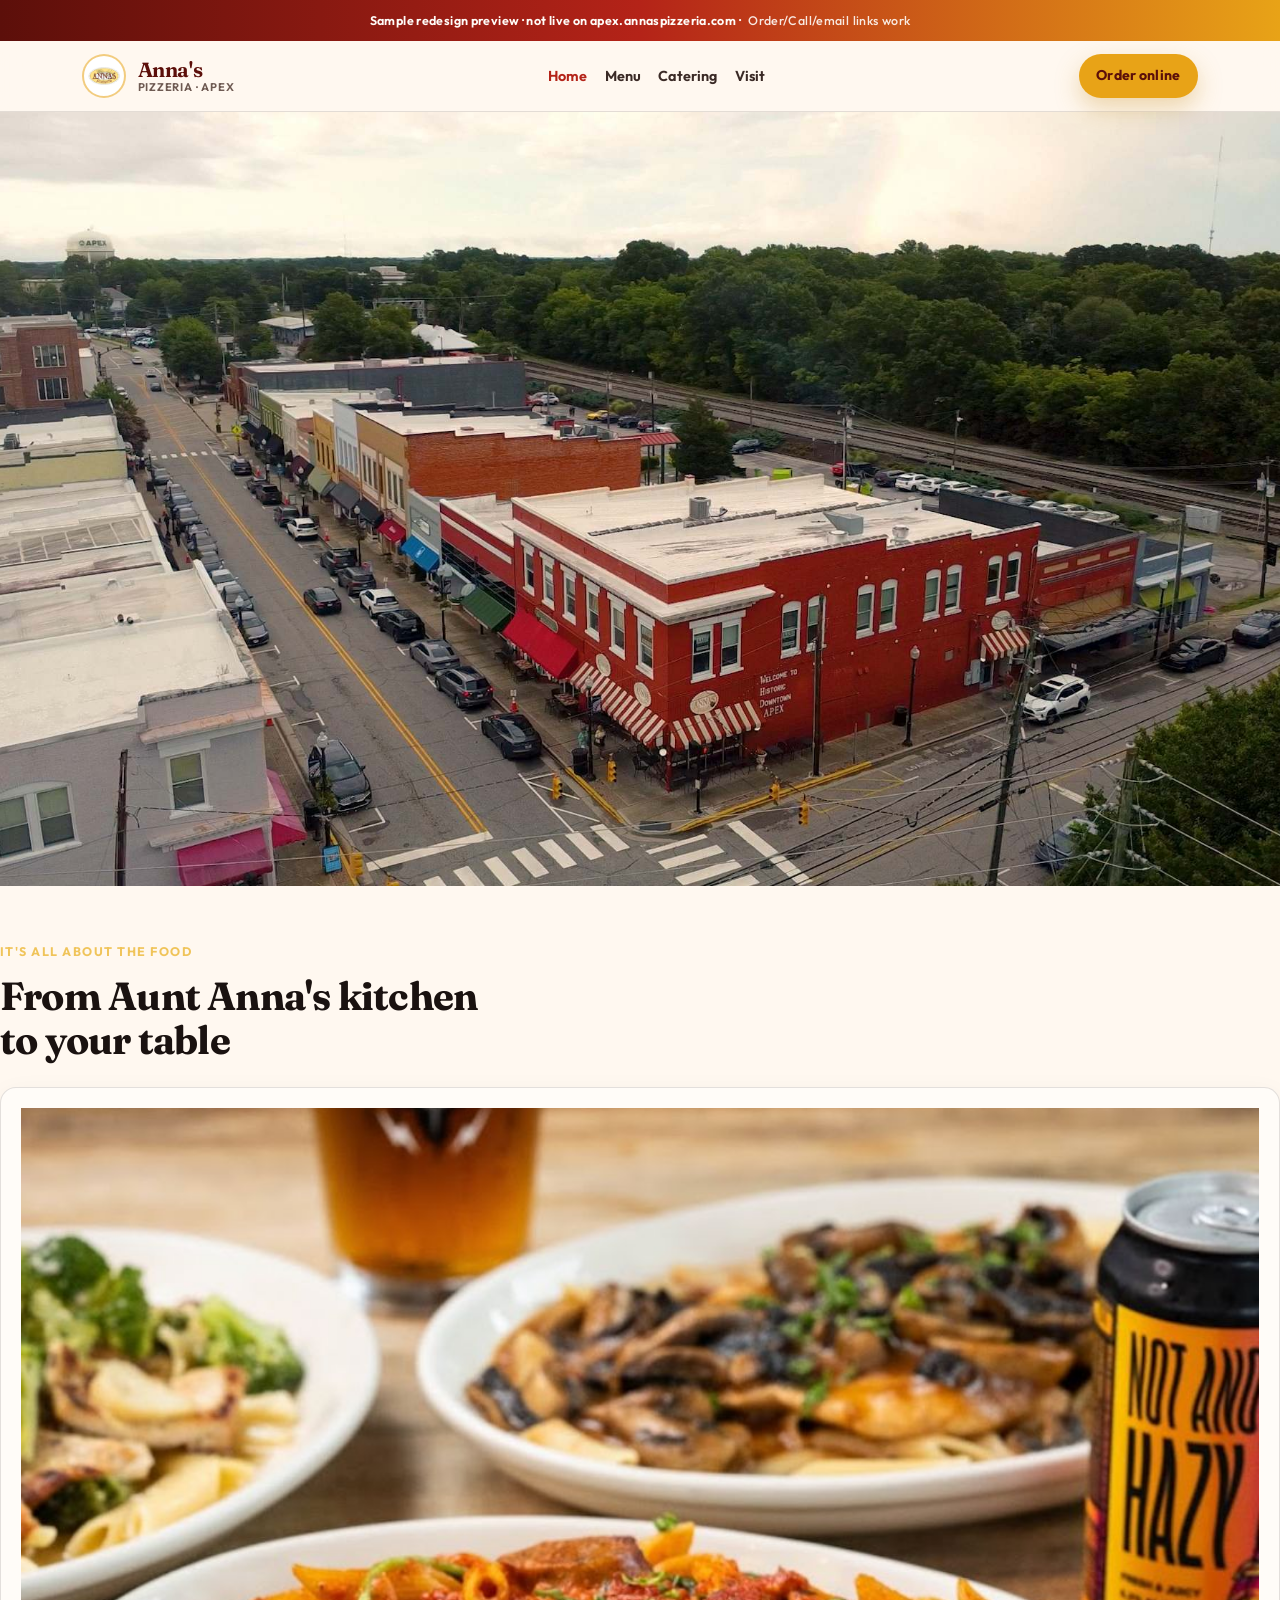
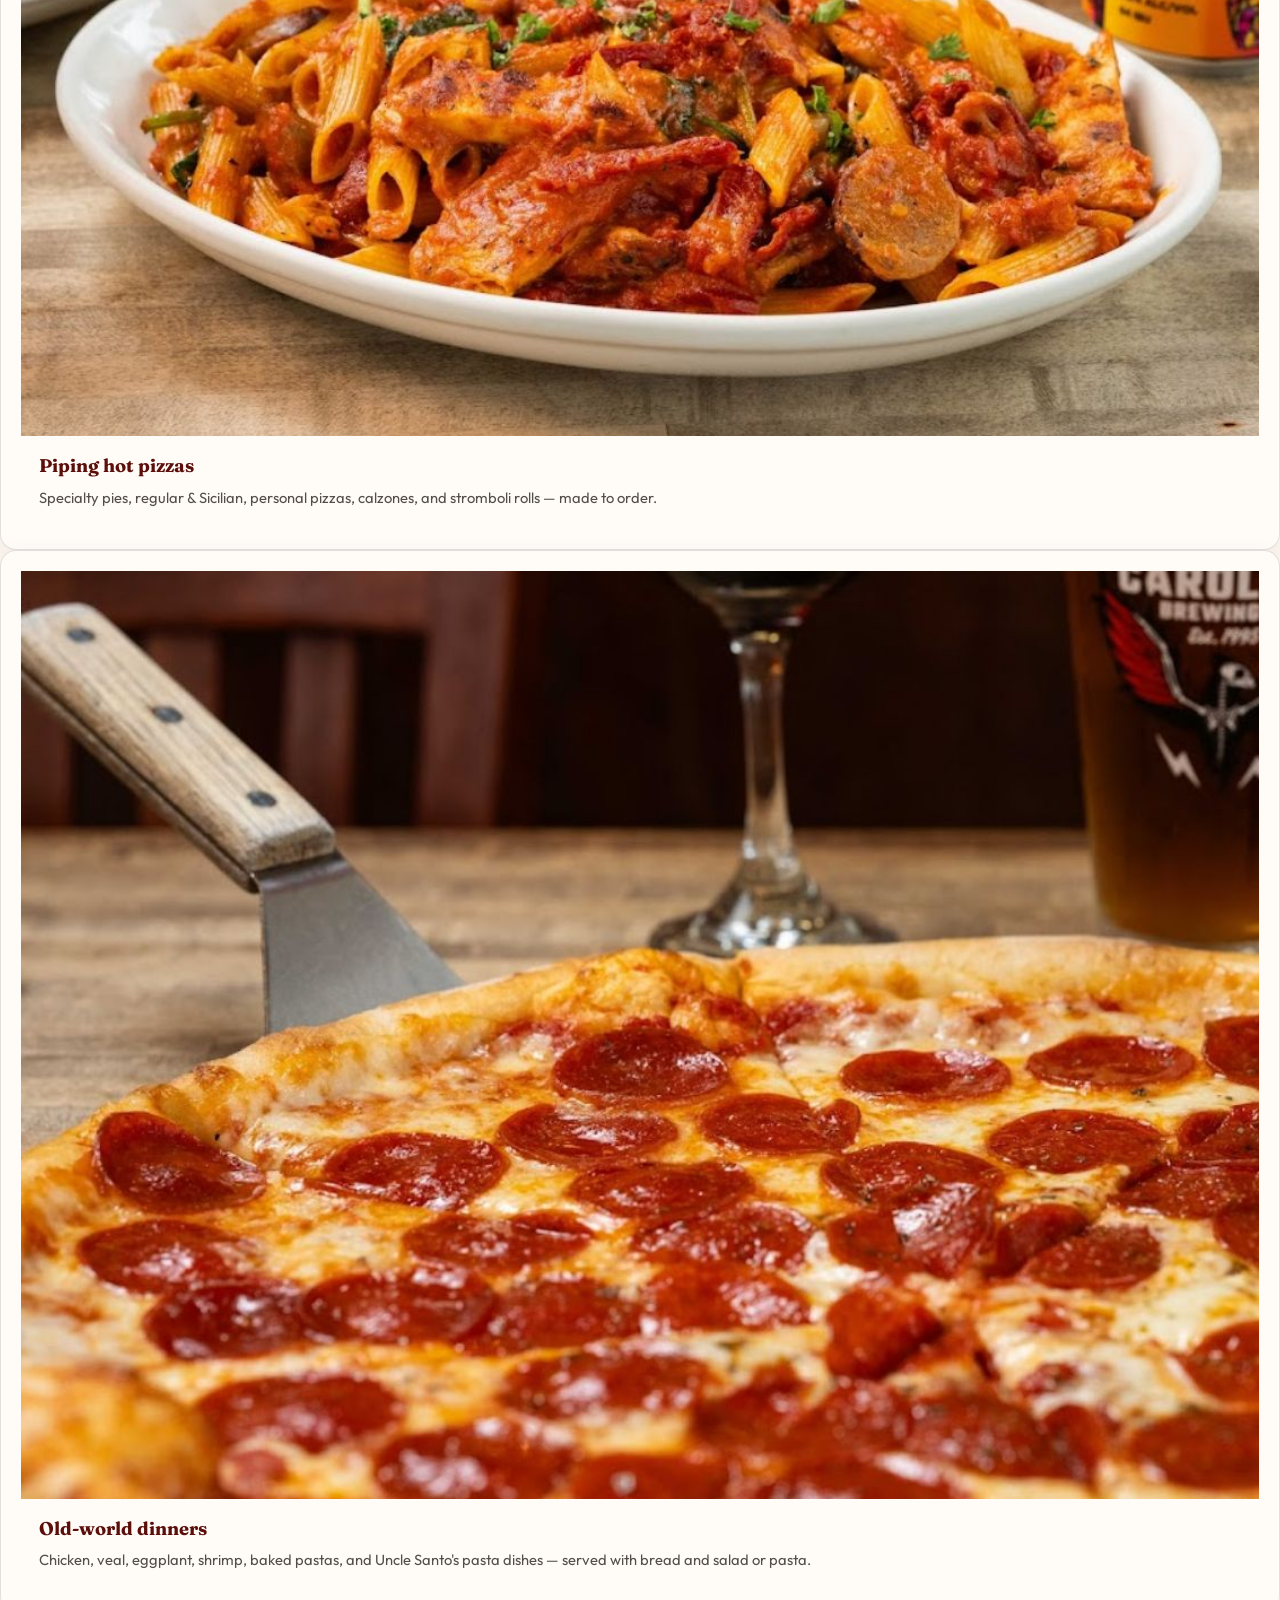
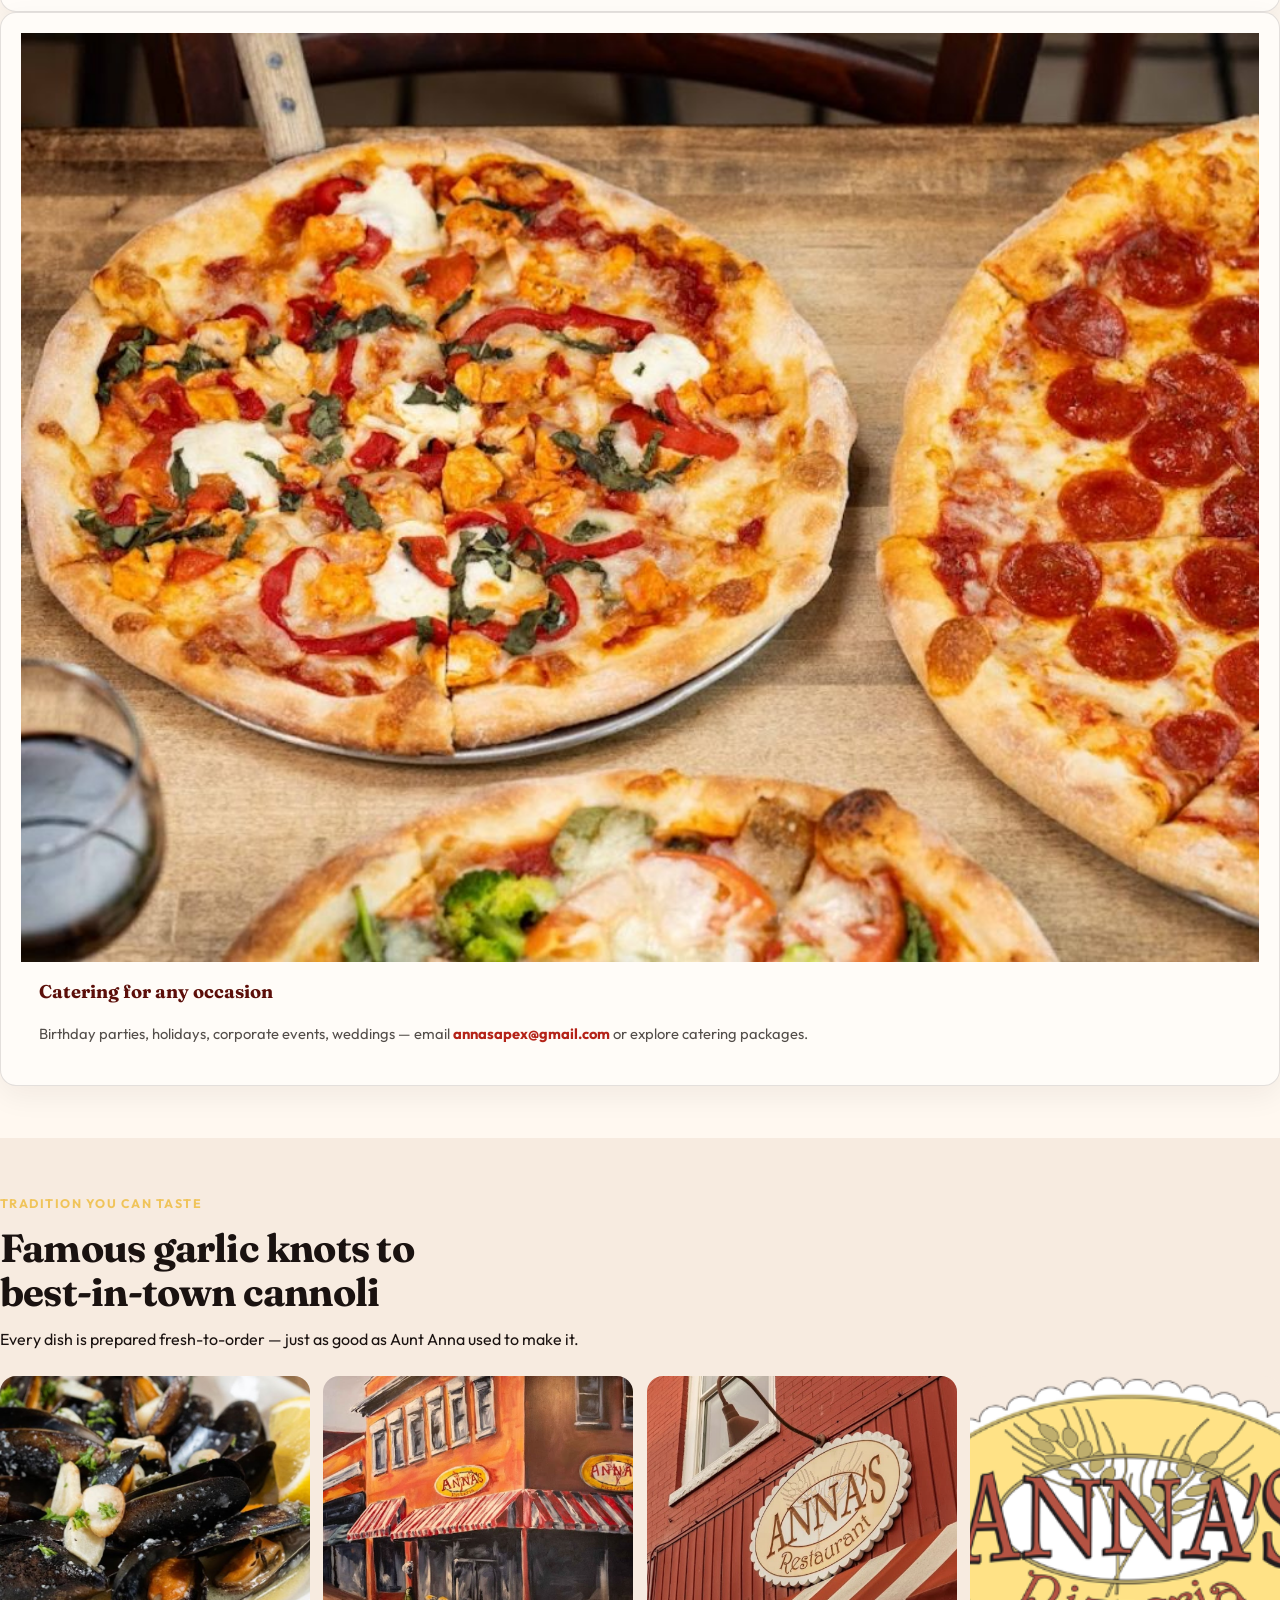
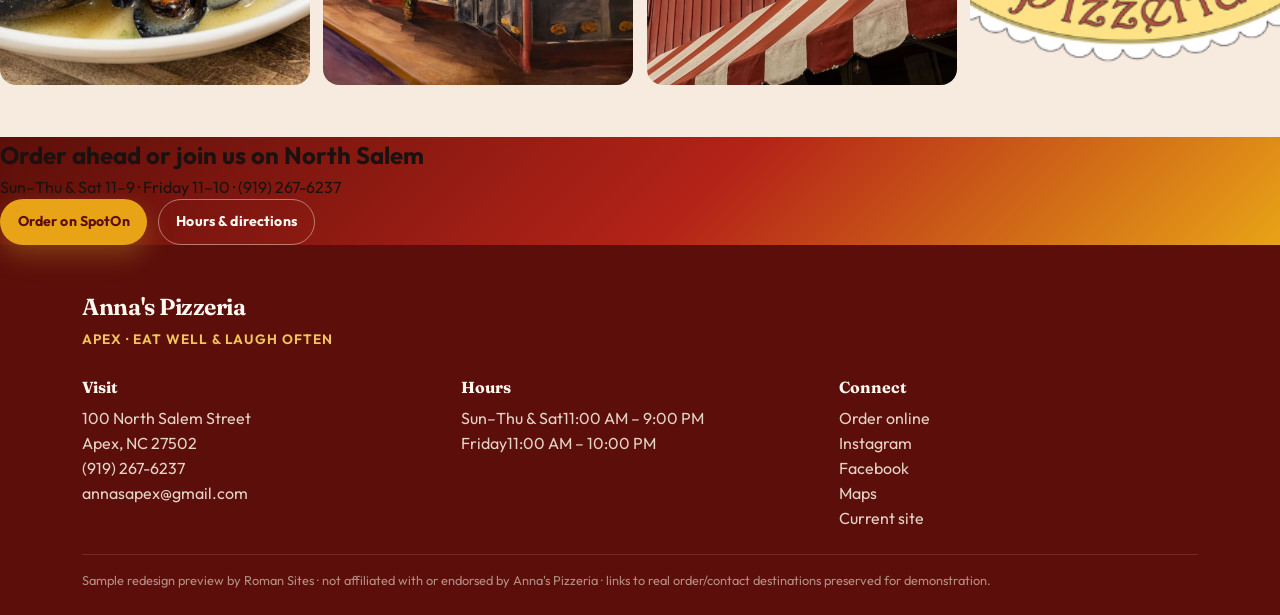
<file: index.html>
<!DOCTYPE html>
<html lang="en">
<head>
<meta charset="utf-8"/>
<meta name="viewport" content="width=device-width, initial-scale=1"/>
<title>Anna's Pizzeria | Apex Redesign Preview</title>
<meta name="description" content="Sample redesign preview for Anna's Pizzeria in Apex, NC — handcrafted Italian dishes since 1986. Not the live site."/>
<link rel="preconnect" href="https://fonts.googleapis.com"/><link rel="preconnect" href="https://fonts.gstatic.com" crossorigin/><link href="https://fonts.googleapis.com/css2?family=Fraunces:opsz,wght@9..144,500;9..144,650;9..144,700&family=Outfit:wght@400;500;600;700;800&display=swap" rel="stylesheet"/>
<link rel="stylesheet" href="assets/styles.css"/>
<link rel="icon" href="assets/logo.png"/>
</head>
<body>
<div class="preview-banner" role="status">Sample redesign preview · not live on apex.annaspizzeria.com · <span>Order/Call/email links work</span></div>
<header class="site-header">
  <div class="nav-inner">
    <a class="brand" href="index.html"><img class="brand-mark" src="assets/logo.png" alt="Anna's Pizzeria logo" width="44" height="44"/><span class="brand-text"><span class="brand-name">Anna's</span><span class="brand-tag">Pizzeria · Apex</span></span></a>
    <nav class="nav-links" aria-label="Primary"><a href="index.html" aria-current="page">Home</a><a href="menu.html">Menu</a><a href="catering.html">Catering</a><a href="visit.html">Visit</a></nav>
    <div class="nav-ctas"><a class="btn btn-primary" href="https://order.spoton.com/so-annas-pizzeria-14581/apex-nc/64a34858f7809b1dde06ac77" target="_blank" rel="noopener">Order online</a><button class="nav-toggle" type="button" data-nav-toggle aria-expanded="false" aria-controls="mobile-nav" aria-label="Open menu"><span></span></button></div>
  </div>
  <div class="mobile-panel" id="mobile-nav" data-mobile-panel>
    <a href="index.html">Home</a><a href="menu.html">Menu</a><a href="catering.html">Catering</a><a href="visit.html">Visit</a>
    <a class="btn btn-primary" href="https://order.spoton.com/so-annas-pizzeria-14581/apex-nc/64a34858f7809b1dde06ac77" target="_blank" rel="noopener">Order online</a>
    <a href="tel:+19192676237">Call (919) 267-6237</a>
    <a href="mailto:annasapex@gmail.com">Email</a>
  </div>
</header>
<main>

<section class="hero">
  <div class="hero-media"><img src="assets/hero.jpg" alt="Anna's Pizzeria Apex" width="1600" height="1000"/></div>
  <div class="hero-copy">
    <p class="eyebrow">100 North Salem · Apex, NC</p>
    <h1>Eat well &amp; laugh often.</h1>
    <p>Handcrafted Italian dishes from family recipes — dough mixed daily, sauces simmered from scratch, and fresh mozzarella made in-house.</p>
    <div class="hero-actions">
      <a class="btn btn-primary" href="https://order.spoton.com/so-annas-pizzeria-14581/apex-nc/64a34858f7809b1dde06ac77" target="_blank" rel="noopener">Order online</a>
      <a class="btn btn-ghost" href="tel:+19192676237">Call (919) 267-6237</a>
      <a class="btn btn-ghost" href="catering.html">Catering</a>
    </div>
  </div>
</section>
<section class="section"><div class="wrap">
  <div class="section-head"><p class="eyebrow">It's all about the food</p><h2>From Aunt Anna's kitchen to your table</h2></div>
  <div class="feature-cards">
    <article class="feature-card"><div class="card-media"><img src="assets/food1.jpg" alt="Anna's pizza" width="1200" height="900"/></div><div class="card-body"><h3>Piping hot pizzas</h3><p>Specialty pies, regular &amp; Sicilian, personal pizzas, calzones, and stromboli rolls — made to order.</p></div></article>
    <article class="feature-card"><div class="card-media"><img src="assets/food2.jpg" alt="Italian dinners" width="1200" height="900"/></div><div class="card-body"><h3>Old-world dinners</h3><p>Chicken, veal, eggplant, shrimp, baked pastas, and Uncle Santo's pasta dishes — served with bread and salad or pasta.</p></div></article>
    <article class="feature-card"><div class="card-media"><img src="assets/food4.jpg" alt="Catering" width="1200" height="900"/></div><div class="card-body"><h3>Catering for any occasion</h3><p>Birthday parties, holidays, corporate events, weddings — email <a href="mailto:annasapex@gmail.com">annasapex@gmail.com</a> or explore catering packages.</p></div></article>
  </div>
</div></section>
<section class="section" style="background:var(--biscuit)"><div class="wrap">
  <div class="section-head"><p class="eyebrow">Tradition you can taste</p><h2>Famous garlic knots to best-in-town cannoli</h2><p>Every dish is prepared fresh-to-order — just as good as Aunt Anna used to make it.</p></div>
  <div class="gallery-grid">
    <div class="card-media"><img src="assets/food3.jpg" alt="Order favorites" width="800" height="800"/></div>
    <div class="card-media"><img src="assets/food5.jpg" alt="Anna's dining" width="800" height="800"/></div>
    <div class="card-media"><img src="assets/food6.jpg" alt="Anna's Apex atmosphere" width="800" height="800"/></div>
    <div class="card-media"><img src="assets/interior.png" alt="Anna's interior detail" width="800" height="800"/></div>
  </div>
</div></section>
<section class="cta-band"><div class="wrap">
  <h2>Order ahead or join us on North Salem</h2>
  <p>Sun–Thu &amp; Sat 11–9 · Friday 11–10 · (919) 267-6237</p>
  <div class="hero-actions">
    <a class="btn btn-primary" href="https://order.spoton.com/so-annas-pizzeria-14581/apex-nc/64a34858f7809b1dde06ac77" target="_blank" rel="noopener">Order on SpotOn</a>
    <a class="btn btn-ghost" href="visit.html" style="border-color:rgba(250,244,232,.45);color:var(--cream)">Hours &amp; directions</a>
  </div>
</div></section>

</main>
<footer class="site-footer">
  <div class="footer-inner">
    <div class="footer-brand"><div class="brand-name">Anna's Pizzeria</div><div class="brand-tag">Apex · Eat Well &amp; Laugh Often</div></div>
    <div class="footer-grid">
      <div><h4>Visit</h4><p>100 North Salem Street<br/>Apex, NC 27502</p><p><a href="tel:+19192676237">(919) 267-6237</a><br/><a href="mailto:annasapex@gmail.com">annasapex@gmail.com</a></p></div>
      <div><h4>Hours</h4><ul class="hours-list"><li><span>Sun–Thu &amp; Sat</span><span>11:00 AM – 9:00 PM</span></li><li><span>Friday</span><span>11:00 AM – 10:00 PM</span></li></ul></div>
      <div><h4>Connect</h4><p><a href="https://order.spoton.com/so-annas-pizzeria-14581/apex-nc/64a34858f7809b1dde06ac77" target="_blank" rel="noopener">Order online</a><br/><a href="https://www.instagram.com/annasapex" target="_blank" rel="noopener">Instagram</a><br/><a href="https://www.facebook.com/514294278598650" target="_blank" rel="noopener">Facebook</a><br/><a href="https://www.google.com/maps/dir/?api=1&destination=Anna%27s%20Pizzeria&destination_place_id=ChIJy-s_4bqSrIkRGD42_vd-lQg" target="_blank" rel="noopener">Maps</a><br/><a href="https://apex.annaspizzeria.com/" target="_blank" rel="noopener">Current site</a></p></div>
    </div>
    <p class="footer-note">Sample redesign preview by Roman Sites · not affiliated with or endorsed by Anna's Pizzeria · links to real order/contact destinations preserved for demonstration.</p>
  </div>
</footer>
<script src="assets/site.js"></script>
</body>
</html>
</file>
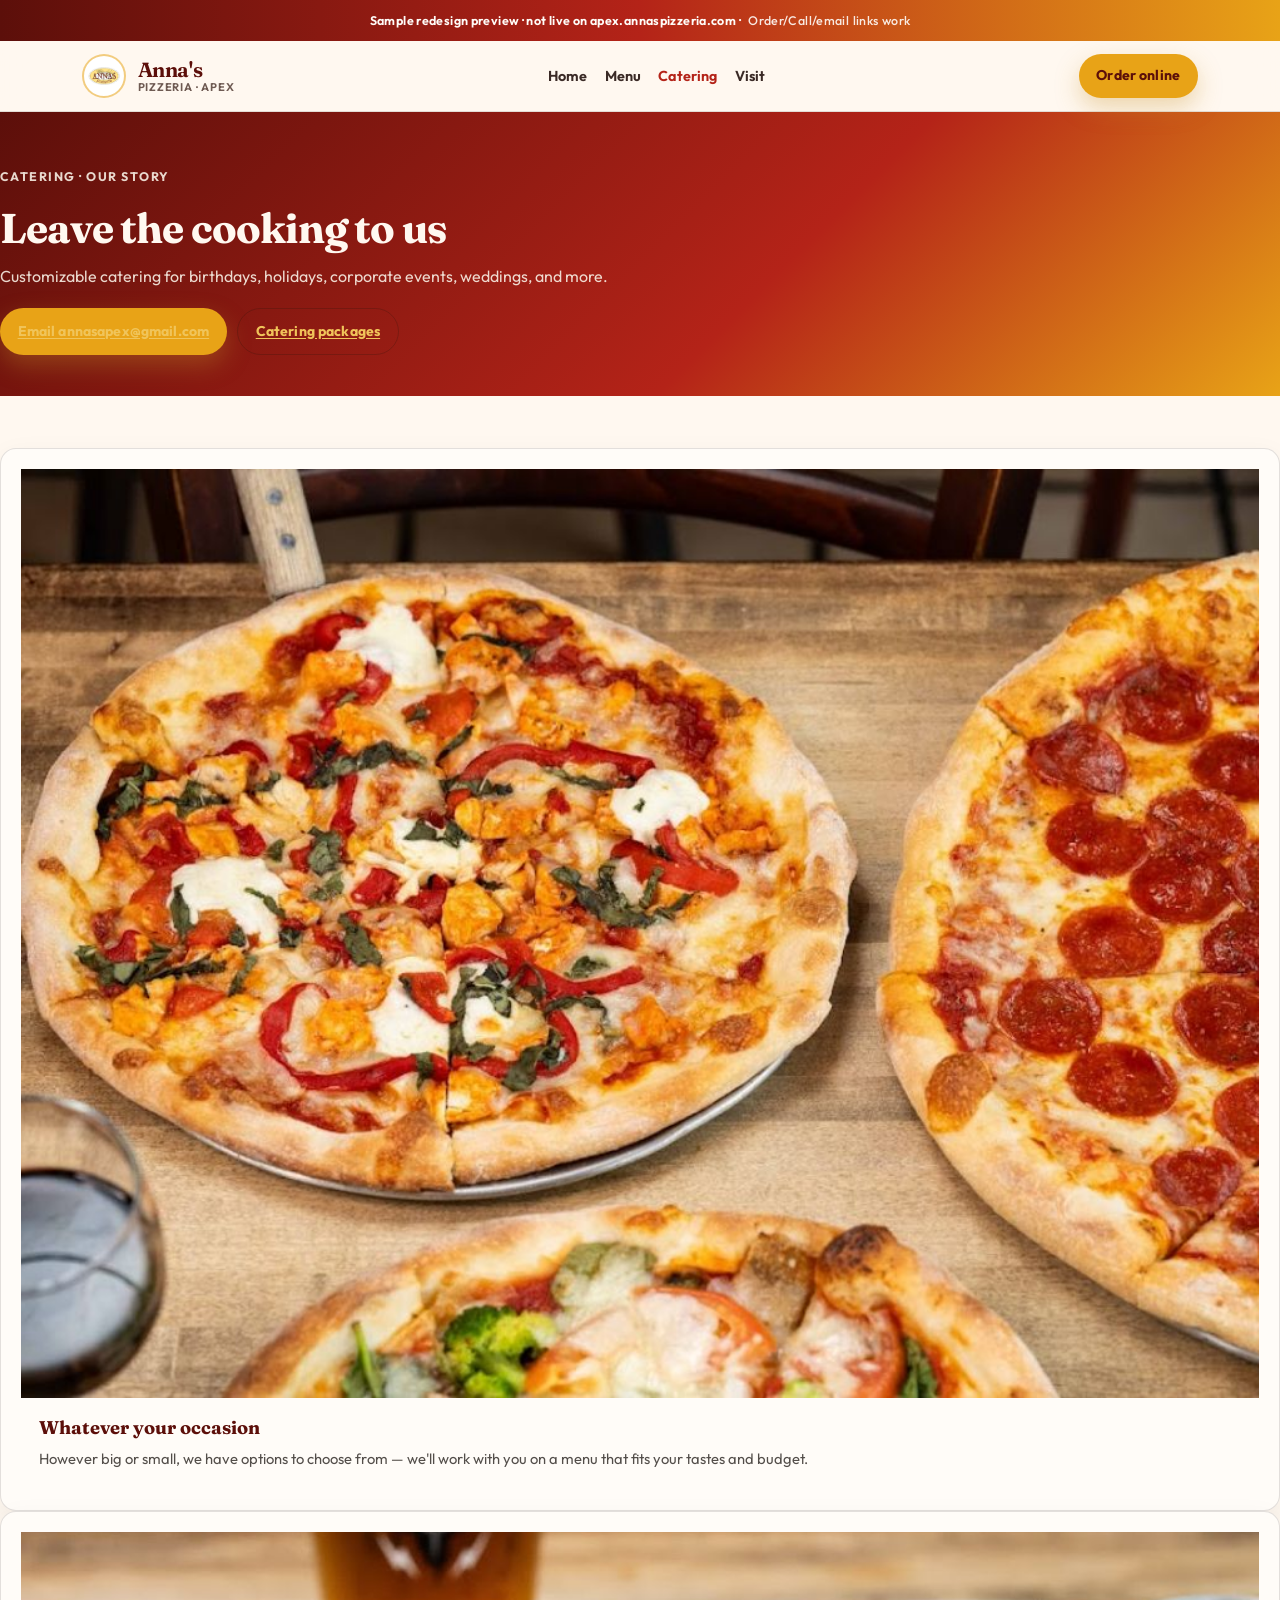
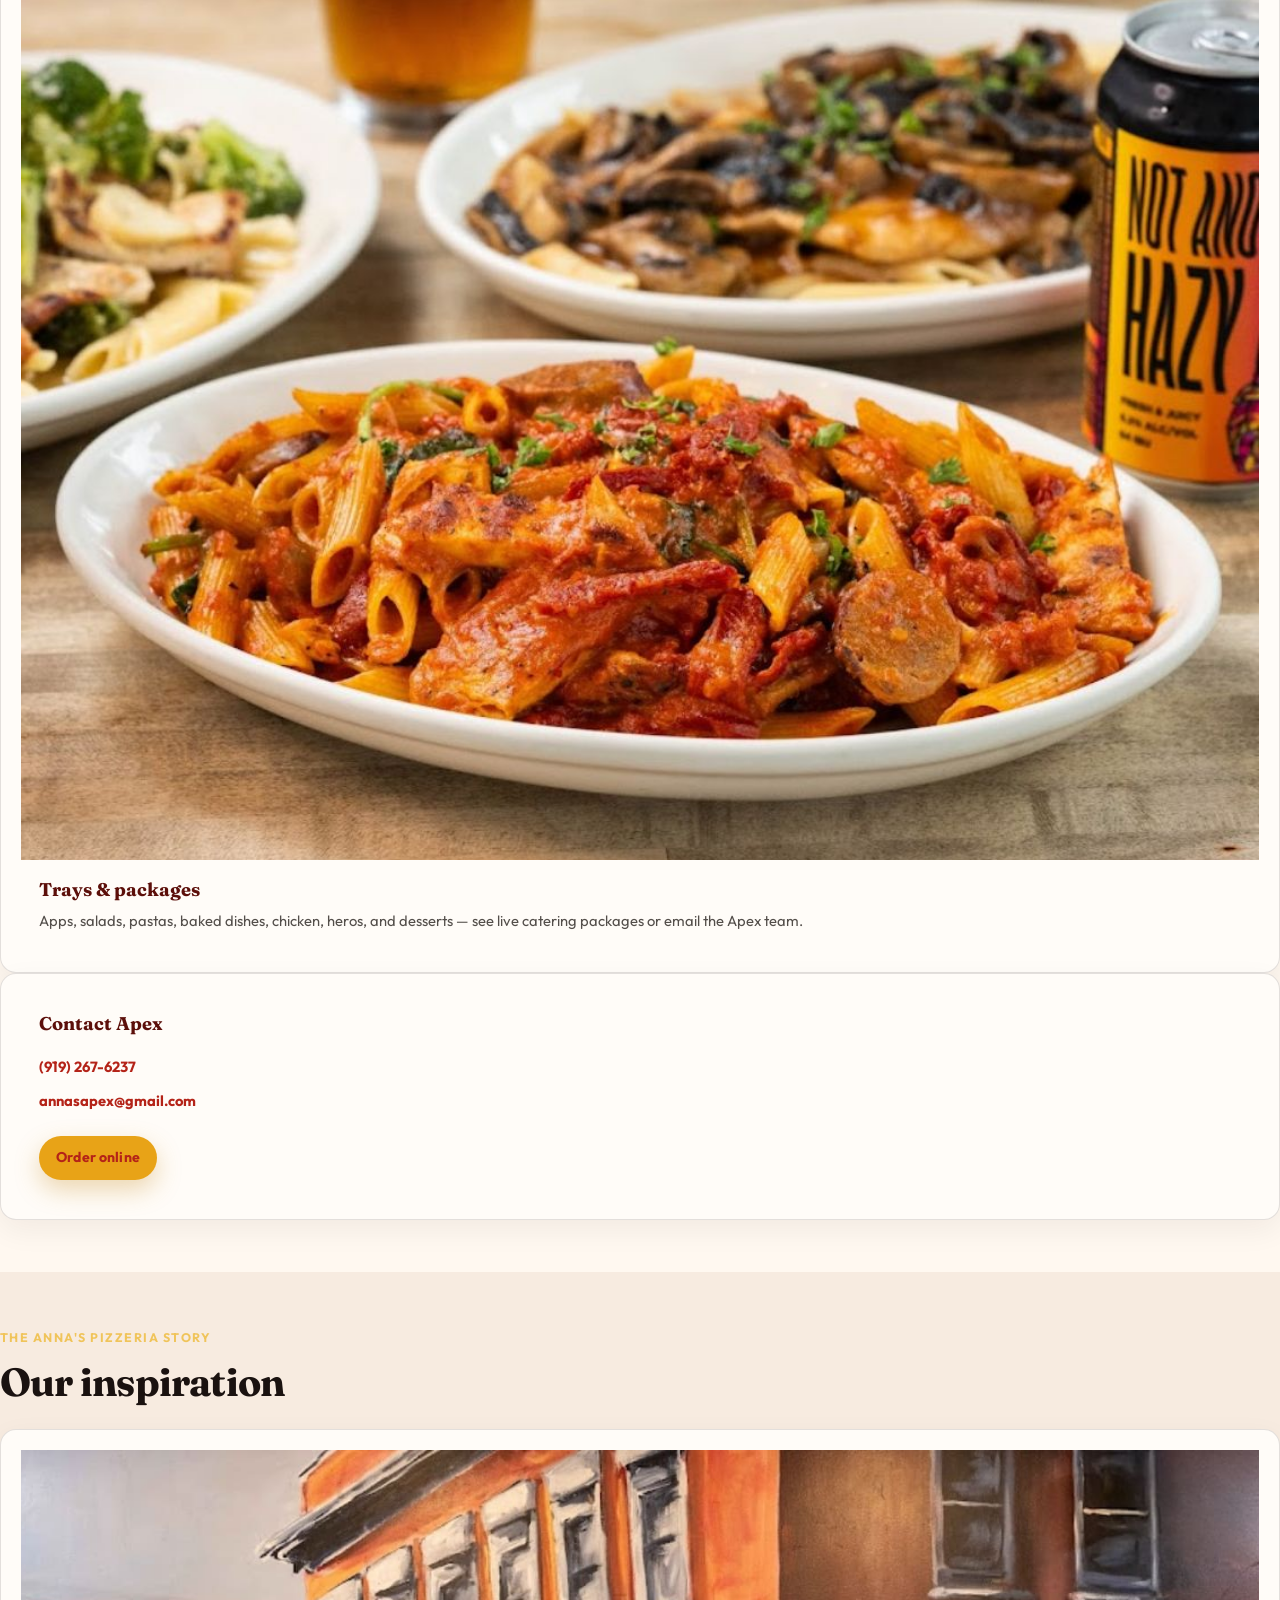
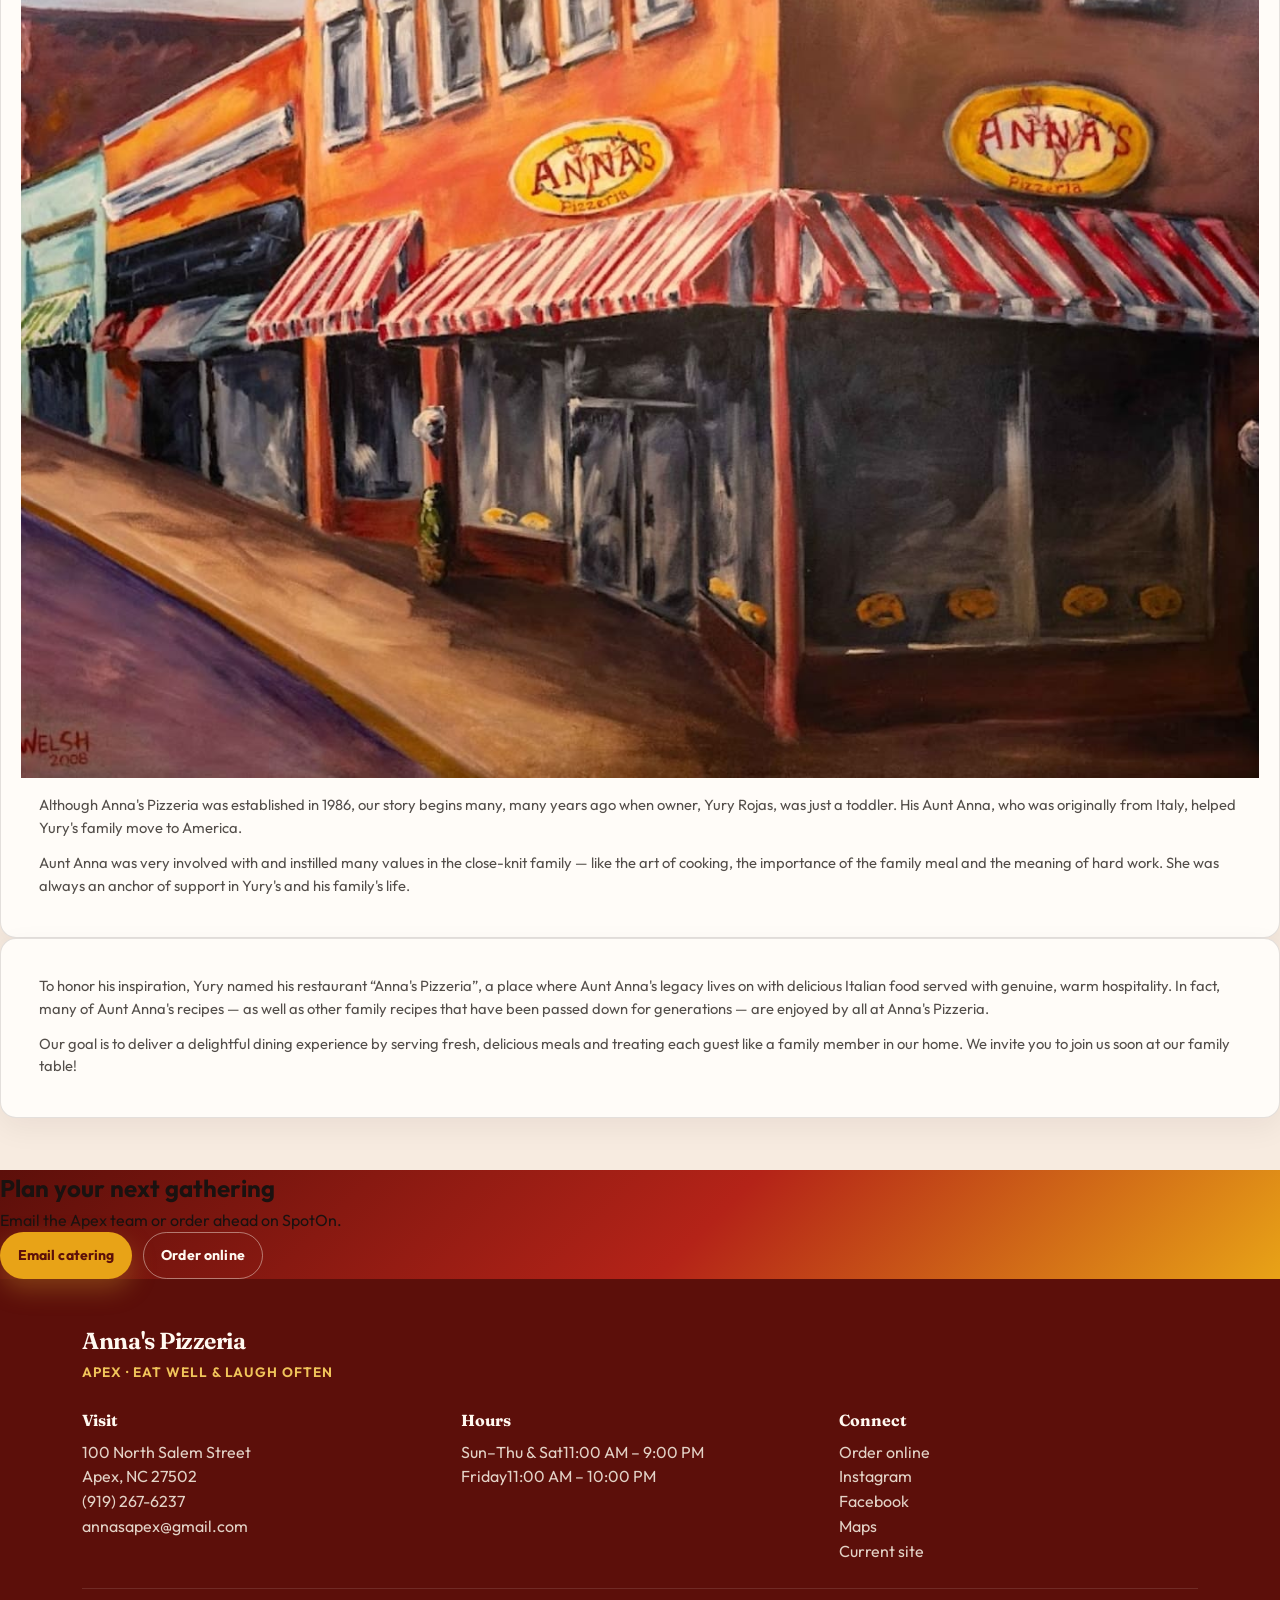
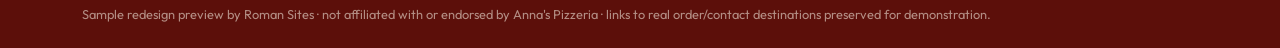
<file: catering.html>
<!DOCTYPE html>
<html lang="en">
<head>
<meta charset="utf-8"/>
<meta name="viewport" content="width=device-width, initial-scale=1"/>
<title>Catering & About | Anna's Pizzeria Apex Preview</title>
<meta name="description" content="Catering and the Anna's Pizzeria story — Apex, NC."/>
<link rel="preconnect" href="https://fonts.googleapis.com"/><link rel="preconnect" href="https://fonts.gstatic.com" crossorigin/><link href="https://fonts.googleapis.com/css2?family=Fraunces:opsz,wght@9..144,500;9..144,650;9..144,700&family=Outfit:wght@400;500;600;700;800&display=swap" rel="stylesheet"/>
<link rel="stylesheet" href="assets/styles.css"/>
<link rel="icon" href="assets/logo.png"/>
</head>
<body>
<div class="preview-banner" role="status">Sample redesign preview · not live on apex.annaspizzeria.com · <span>Order/Call/email links work</span></div>
<header class="site-header">
  <div class="nav-inner">
    <a class="brand" href="index.html"><img class="brand-mark" src="assets/logo.png" alt="Anna's Pizzeria logo" width="44" height="44"/><span class="brand-text"><span class="brand-name">Anna's</span><span class="brand-tag">Pizzeria · Apex</span></span></a>
    <nav class="nav-links" aria-label="Primary"><a href="index.html">Home</a><a href="menu.html">Menu</a><a href="catering.html" aria-current="page">Catering</a><a href="visit.html">Visit</a></nav>
    <div class="nav-ctas"><a class="btn btn-primary" href="https://order.spoton.com/so-annas-pizzeria-14581/apex-nc/64a34858f7809b1dde06ac77" target="_blank" rel="noopener">Order online</a><button class="nav-toggle" type="button" data-nav-toggle aria-expanded="false" aria-controls="mobile-nav" aria-label="Open menu"><span></span></button></div>
  </div>
  <div class="mobile-panel" id="mobile-nav" data-mobile-panel>
    <a href="index.html">Home</a><a href="menu.html">Menu</a><a href="catering.html">Catering</a><a href="visit.html">Visit</a>
    <a class="btn btn-primary" href="https://order.spoton.com/so-annas-pizzeria-14581/apex-nc/64a34858f7809b1dde06ac77" target="_blank" rel="noopener">Order online</a>
    <a href="tel:+19192676237">Call (919) 267-6237</a>
    <a href="mailto:annasapex@gmail.com">Email</a>
  </div>
</header>
<main>

<section class="page-hero section"><div class="wrap">
  <p class="eyebrow">Catering · Our story</p>
  <h1>Leave the cooking to us</h1>
  <p>Customizable catering for birthdays, holidays, corporate events, weddings, and more.</p>
  <div class="hero-actions" style="margin-top:1.25rem">
    <a class="btn btn-primary" href="mailto:annasapex@gmail.com">Email annasapex@gmail.com</a>
    <a class="btn btn-ghost" href="https://apex.annaspizzeria.com/catering" target="_blank" rel="noopener">Catering packages</a>
  </div>
</div></section>
<section class="section"><div class="wrap">
  <div class="feature-cards">
    <article class="feature-card"><div class="card-media"><img src="assets/food4.jpg" alt="Catering trays" width="1200" height="900"/></div><div class="card-body"><h3>Whatever your occasion</h3><p>However big or small, we have options to choose from — we'll work with you on a menu that fits your tastes and budget.</p></div></article>
    <article class="feature-card"><div class="card-media"><img src="assets/food1.jpg" alt="Party food" width="1200" height="900"/></div><div class="card-body"><h3>Trays &amp; packages</h3><p>Apps, salads, pastas, baked dishes, chicken, heros, and desserts — see live catering packages or email the Apex team.</p></div></article>
    <article class="feature-card"><div class="card-body"><h3>Contact Apex</h3><p><a href="tel:+19192676237">(919) 267-6237</a><br/><a href="mailto:annasapex@gmail.com">annasapex@gmail.com</a></p><p style="margin-top:.75rem"><a class="btn btn-primary" href="https://order.spoton.com/so-annas-pizzeria-14581/apex-nc/64a34858f7809b1dde06ac77" target="_blank" rel="noopener">Order online</a></p></div></article>
  </div>
</div></section>
<section class="section" style="background:var(--biscuit)"><div class="wrap">
  <div class="section-head"><p class="eyebrow">The Anna's Pizzeria story</p><h2>Our inspiration</h2></div>
  <div class="feature-cards">
    <article class="feature-card"><div class="card-media"><img src="assets/food5.jpg" alt="Anna's story" width="1200" height="900"/></div><div class="card-body">
      <p>Although Anna's Pizzeria was established in 1986, our story begins many, many years ago when owner, Yury Rojas, was just a toddler. His Aunt Anna, who was originally from Italy, helped Yury's family move to America.</p>
      <p style="margin-top:.75rem">Aunt Anna was very involved with and instilled many values in the close-knit family — like the art of cooking, the importance of the family meal and the meaning of hard work. She was always an anchor of support in Yury's and his family's life.</p>
    </div></article>
    <article class="feature-card"><div class="card-body">
      <p>To honor his inspiration, Yury named his restaurant “Anna's Pizzeria”, a place where Aunt Anna's legacy lives on with delicious Italian food served with genuine, warm hospitality. In fact, many of Aunt Anna's recipes — as well as other family recipes that have been passed down for generations — are enjoyed by all at Anna's Pizzeria.</p>
      <p style="margin-top:.75rem">Our goal is to deliver a delightful dining experience by serving fresh, delicious meals and treating each guest like a family member in our home. We invite you to join us soon at our family table!</p>
    </div></article>
  </div>
</div></section>
<section class="cta-band"><div class="wrap">
  <h2>Plan your next gathering</h2>
  <p>Email the Apex team or order ahead on SpotOn.</p>
  <div class="hero-actions">
    <a class="btn btn-primary" href="mailto:annasapex@gmail.com">Email catering</a>
    <a class="btn btn-ghost" href="https://order.spoton.com/so-annas-pizzeria-14581/apex-nc/64a34858f7809b1dde06ac77" target="_blank" rel="noopener" style="border-color:rgba(250,244,232,.45);color:var(--cream)">Order online</a>
  </div>
</div></section>

</main>
<footer class="site-footer">
  <div class="footer-inner">
    <div class="footer-brand"><div class="brand-name">Anna's Pizzeria</div><div class="brand-tag">Apex · Eat Well &amp; Laugh Often</div></div>
    <div class="footer-grid">
      <div><h4>Visit</h4><p>100 North Salem Street<br/>Apex, NC 27502</p><p><a href="tel:+19192676237">(919) 267-6237</a><br/><a href="mailto:annasapex@gmail.com">annasapex@gmail.com</a></p></div>
      <div><h4>Hours</h4><ul class="hours-list"><li><span>Sun–Thu &amp; Sat</span><span>11:00 AM – 9:00 PM</span></li><li><span>Friday</span><span>11:00 AM – 10:00 PM</span></li></ul></div>
      <div><h4>Connect</h4><p><a href="https://order.spoton.com/so-annas-pizzeria-14581/apex-nc/64a34858f7809b1dde06ac77" target="_blank" rel="noopener">Order online</a><br/><a href="https://www.instagram.com/annasapex" target="_blank" rel="noopener">Instagram</a><br/><a href="https://www.facebook.com/514294278598650" target="_blank" rel="noopener">Facebook</a><br/><a href="https://www.google.com/maps/dir/?api=1&destination=Anna%27s%20Pizzeria&destination_place_id=ChIJy-s_4bqSrIkRGD42_vd-lQg" target="_blank" rel="noopener">Maps</a><br/><a href="https://apex.annaspizzeria.com/" target="_blank" rel="noopener">Current site</a></p></div>
    </div>
    <p class="footer-note">Sample redesign preview by Roman Sites · not affiliated with or endorsed by Anna's Pizzeria · links to real order/contact destinations preserved for demonstration.</p>
  </div>
</footer>
<script src="assets/site.js"></script>
</body>
</html>
</file>
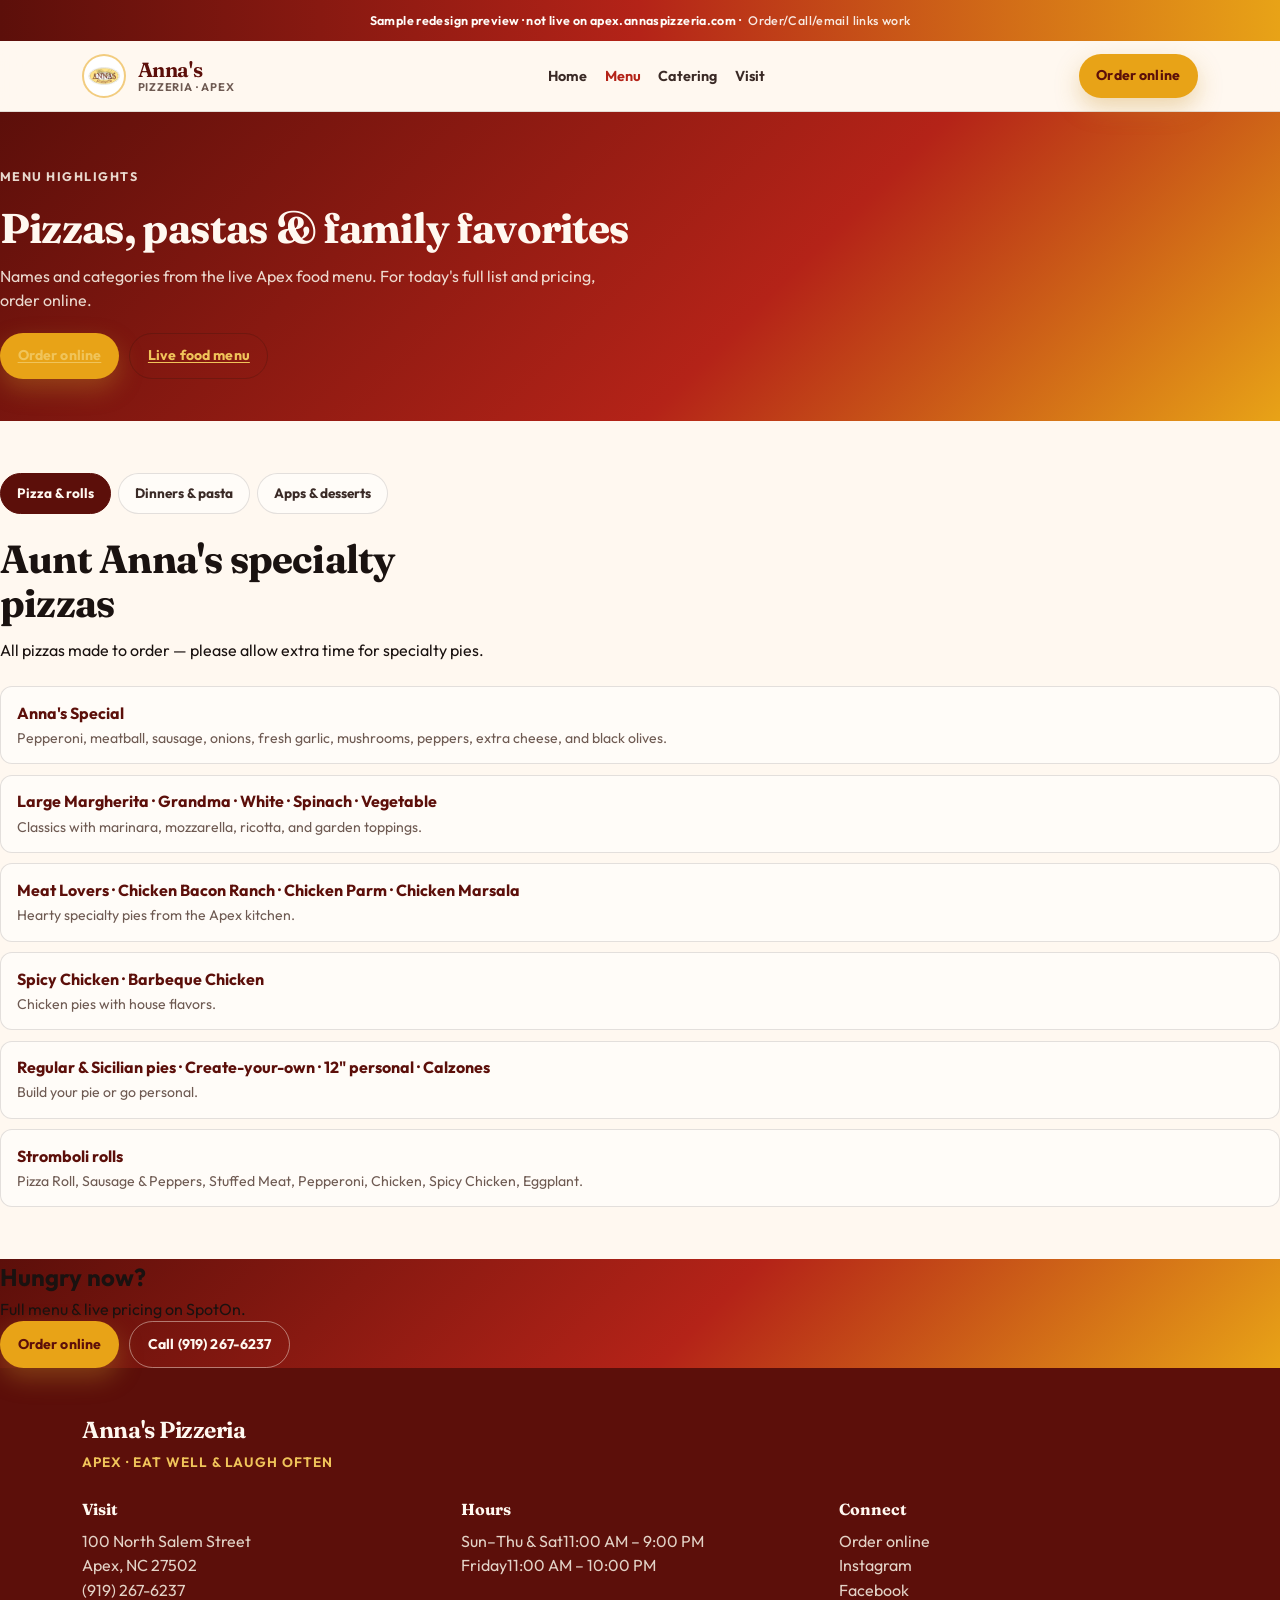
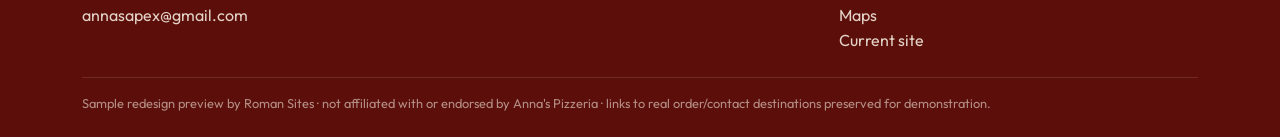
<file: menu.html>
<!DOCTYPE html>
<html lang="en">
<head>
<meta charset="utf-8"/>
<meta name="viewport" content="width=device-width, initial-scale=1"/>
<title>Menu | Anna's Pizzeria Apex Preview</title>
<meta name="description" content="Sample menu highlights for Anna's Pizzeria Apex — order online for full list and current prices."/>
<link rel="preconnect" href="https://fonts.googleapis.com"/><link rel="preconnect" href="https://fonts.gstatic.com" crossorigin/><link href="https://fonts.googleapis.com/css2?family=Fraunces:opsz,wght@9..144,500;9..144,650;9..144,700&family=Outfit:wght@400;500;600;700;800&display=swap" rel="stylesheet"/>
<link rel="stylesheet" href="assets/styles.css"/>
<link rel="icon" href="assets/logo.png"/>
</head>
<body>
<div class="preview-banner" role="status">Sample redesign preview · not live on apex.annaspizzeria.com · <span>Order/Call/email links work</span></div>
<header class="site-header">
  <div class="nav-inner">
    <a class="brand" href="index.html"><img class="brand-mark" src="assets/logo.png" alt="Anna's Pizzeria logo" width="44" height="44"/><span class="brand-text"><span class="brand-name">Anna's</span><span class="brand-tag">Pizzeria · Apex</span></span></a>
    <nav class="nav-links" aria-label="Primary"><a href="index.html">Home</a><a href="menu.html" aria-current="page">Menu</a><a href="catering.html">Catering</a><a href="visit.html">Visit</a></nav>
    <div class="nav-ctas"><a class="btn btn-primary" href="https://order.spoton.com/so-annas-pizzeria-14581/apex-nc/64a34858f7809b1dde06ac77" target="_blank" rel="noopener">Order online</a><button class="nav-toggle" type="button" data-nav-toggle aria-expanded="false" aria-controls="mobile-nav" aria-label="Open menu"><span></span></button></div>
  </div>
  <div class="mobile-panel" id="mobile-nav" data-mobile-panel>
    <a href="index.html">Home</a><a href="menu.html">Menu</a><a href="catering.html">Catering</a><a href="visit.html">Visit</a>
    <a class="btn btn-primary" href="https://order.spoton.com/so-annas-pizzeria-14581/apex-nc/64a34858f7809b1dde06ac77" target="_blank" rel="noopener">Order online</a>
    <a href="tel:+19192676237">Call (919) 267-6237</a>
    <a href="mailto:annasapex@gmail.com">Email</a>
  </div>
</header>
<main>

<section class="page-hero section"><div class="wrap">
  <p class="eyebrow">Menu highlights</p>
  <h1>Pizzas, pastas &amp; family favorites</h1>
  <p>Names and categories from the live Apex food menu. For today's full list and pricing, order online.</p>
  <div class="hero-actions" style="margin-top:1.25rem">
    <a class="btn btn-primary" href="https://order.spoton.com/so-annas-pizzeria-14581/apex-nc/64a34858f7809b1dde06ac77" target="_blank" rel="noopener">Order online</a>
    <a class="btn btn-ghost" href="https://apex.annaspizzeria.com/food-menu" target="_blank" rel="noopener">Live food menu</a>
  </div>
</div></section>
<section class="section"><div class="wrap">
  <div class="menu-tabs" role="tablist">
    <button type="button" class="menu-tab" data-menu-tab="pizza" aria-selected="true">Pizza &amp; rolls</button>
    <button type="button" class="menu-tab" data-menu-tab="dinner" aria-selected="false">Dinners &amp; pasta</button>
    <button type="button" class="menu-tab" data-menu-tab="apps" aria-selected="false">Apps &amp; desserts</button>
  </div>
  <div data-menu-panel="pizza">
    <div class="section-head" style="margin-top:1.5rem"><h2>Aunt Anna's specialty pizzas</h2><p>All pizzas made to order — please allow extra time for specialty pies.</p></div>
    <div class="menu-list">
      <div class="menu-item"><h4>Anna's Special</h4><p>Pepperoni, meatball, sausage, onions, fresh garlic, mushrooms, peppers, extra cheese, and black olives.</p></div>
      <div class="menu-item"><h4>Large Margherita · Grandma · White · Spinach · Vegetable</h4><p>Classics with marinara, mozzarella, ricotta, and garden toppings.</p></div>
      <div class="menu-item"><h4>Meat Lovers · Chicken Bacon Ranch · Chicken Parm · Chicken Marsala</h4><p>Hearty specialty pies from the Apex kitchen.</p></div>
      <div class="menu-item"><h4>Spicy Chicken · Barbeque Chicken</h4><p>Chicken pies with house flavors.</p></div>
      <div class="menu-item"><h4>Regular &amp; Sicilian pies · Create-your-own · 12" personal · Calzones</h4><p>Build your pie or go personal.</p></div>
      <div class="menu-item"><h4>Stromboli rolls</h4><p>Pizza Roll, Sausage &amp; Peppers, Stuffed Meat, Pepperoni, Chicken, Spicy Chicken, Eggplant.</p></div>
    </div>
  </div>
  <div data-menu-panel="dinner" hidden>
    <div class="section-head" style="margin-top:1.5rem"><h2>Mama Theresa's old-world dinners</h2><p>Served with bread and a choice of pasta or side salad (Garden or Caesar).</p></div>
    <div class="menu-list">
      <div class="menu-item"><h4>Chicken</h4><p>Parmigiana, Francese, Marsala, Verde, Balsamic, Sorrentino, Caprisio.</p></div>
      <div class="menu-item"><h4>Eggplant · Veal · Shrimp</h4><p>Parmigiana, Francese, Marsala, Rollatini, Florentine, Scampi, Marinara, Fra Diavolo, and more.</p></div>
      <div class="menu-item"><h4>Uncle Santo's pastas</h4><p>Carbonara, Primavera, Penne Ala Vodka, Palermo, Ala Anna's, Rigatoni Rustica, Lobster Ravioli Ala Vodka, and more.</p></div>
      <div class="menu-item"><h4>Grandpa Luigi's baked dishes</h4><p>Baked Ziti, Lasagna, Ravioli, Stuffed Shells, Tortellini.</p></div>
      <div class="menu-item"><h4>Cousin Carlo's heros, paninis &amp; wraps</h4><p>Italian, sausage &amp; peppers, Philly, grilled chicken, and more.</p></div>
    </div>
  </div>
  <div data-menu-panel="apps" hidden>
    <div class="section-head" style="margin-top:1.5rem"><h2>Start with garlic knots — finish with cannoli</h2></div>
    <div class="feature-cards">
      <article class="feature-card"><div class="card-media"><img src="assets/food1.jpg" alt="Appetizers" width="800" height="600"/></div><div class="card-body"><h3>Appetizers</h3><p>Garlic Bread, Garlic Knots, Cheesy Pizza Bread, wheels, wings, fried mozzarella, calamari, mussels, baked clams, and more.</p></div></article>
      <article class="feature-card"><div class="card-media"><img src="assets/food2.jpg" alt="Salads and soups" width="800" height="600"/></div><div class="card-body"><h3>Soups &amp; salads</h3><p>Garden, Greek, Caesar, Spinach, Caprese, Antipasto — plus Minestrone, Pasta Fagioli, Tortellini in Brodo, Seafood Bisque.</p></div></article>
      <article class="feature-card"><div class="card-media"><img src="assets/food3.jpg" alt="Desserts" width="800" height="600"/></div><div class="card-body"><h3>Desserts</h3><p>Cannoli, Tiramisu, Cheesecake, Anna's Famous Zeppolis, Stuffed Zeppolis.</p></div></article>
    </div>
  </div>
</div></section>
<section class="cta-band"><div class="wrap">
  <h2>Hungry now?</h2>
  <p>Full menu &amp; live pricing on SpotOn.</p>
  <div class="hero-actions">
    <a class="btn btn-primary" href="https://order.spoton.com/so-annas-pizzeria-14581/apex-nc/64a34858f7809b1dde06ac77" target="_blank" rel="noopener">Order online</a>
    <a class="btn btn-ghost" href="tel:+19192676237" style="border-color:rgba(250,244,232,.45);color:var(--cream)">Call (919) 267-6237</a>
  </div>
</div></section>

</main>
<footer class="site-footer">
  <div class="footer-inner">
    <div class="footer-brand"><div class="brand-name">Anna's Pizzeria</div><div class="brand-tag">Apex · Eat Well &amp; Laugh Often</div></div>
    <div class="footer-grid">
      <div><h4>Visit</h4><p>100 North Salem Street<br/>Apex, NC 27502</p><p><a href="tel:+19192676237">(919) 267-6237</a><br/><a href="mailto:annasapex@gmail.com">annasapex@gmail.com</a></p></div>
      <div><h4>Hours</h4><ul class="hours-list"><li><span>Sun–Thu &amp; Sat</span><span>11:00 AM – 9:00 PM</span></li><li><span>Friday</span><span>11:00 AM – 10:00 PM</span></li></ul></div>
      <div><h4>Connect</h4><p><a href="https://order.spoton.com/so-annas-pizzeria-14581/apex-nc/64a34858f7809b1dde06ac77" target="_blank" rel="noopener">Order online</a><br/><a href="https://www.instagram.com/annasapex" target="_blank" rel="noopener">Instagram</a><br/><a href="https://www.facebook.com/514294278598650" target="_blank" rel="noopener">Facebook</a><br/><a href="https://www.google.com/maps/dir/?api=1&destination=Anna%27s%20Pizzeria&destination_place_id=ChIJy-s_4bqSrIkRGD42_vd-lQg" target="_blank" rel="noopener">Maps</a><br/><a href="https://apex.annaspizzeria.com/" target="_blank" rel="noopener">Current site</a></p></div>
    </div>
    <p class="footer-note">Sample redesign preview by Roman Sites · not affiliated with or endorsed by Anna's Pizzeria · links to real order/contact destinations preserved for demonstration.</p>
  </div>
</footer>
<script src="assets/site.js"></script>
</body>
</html>
</file>
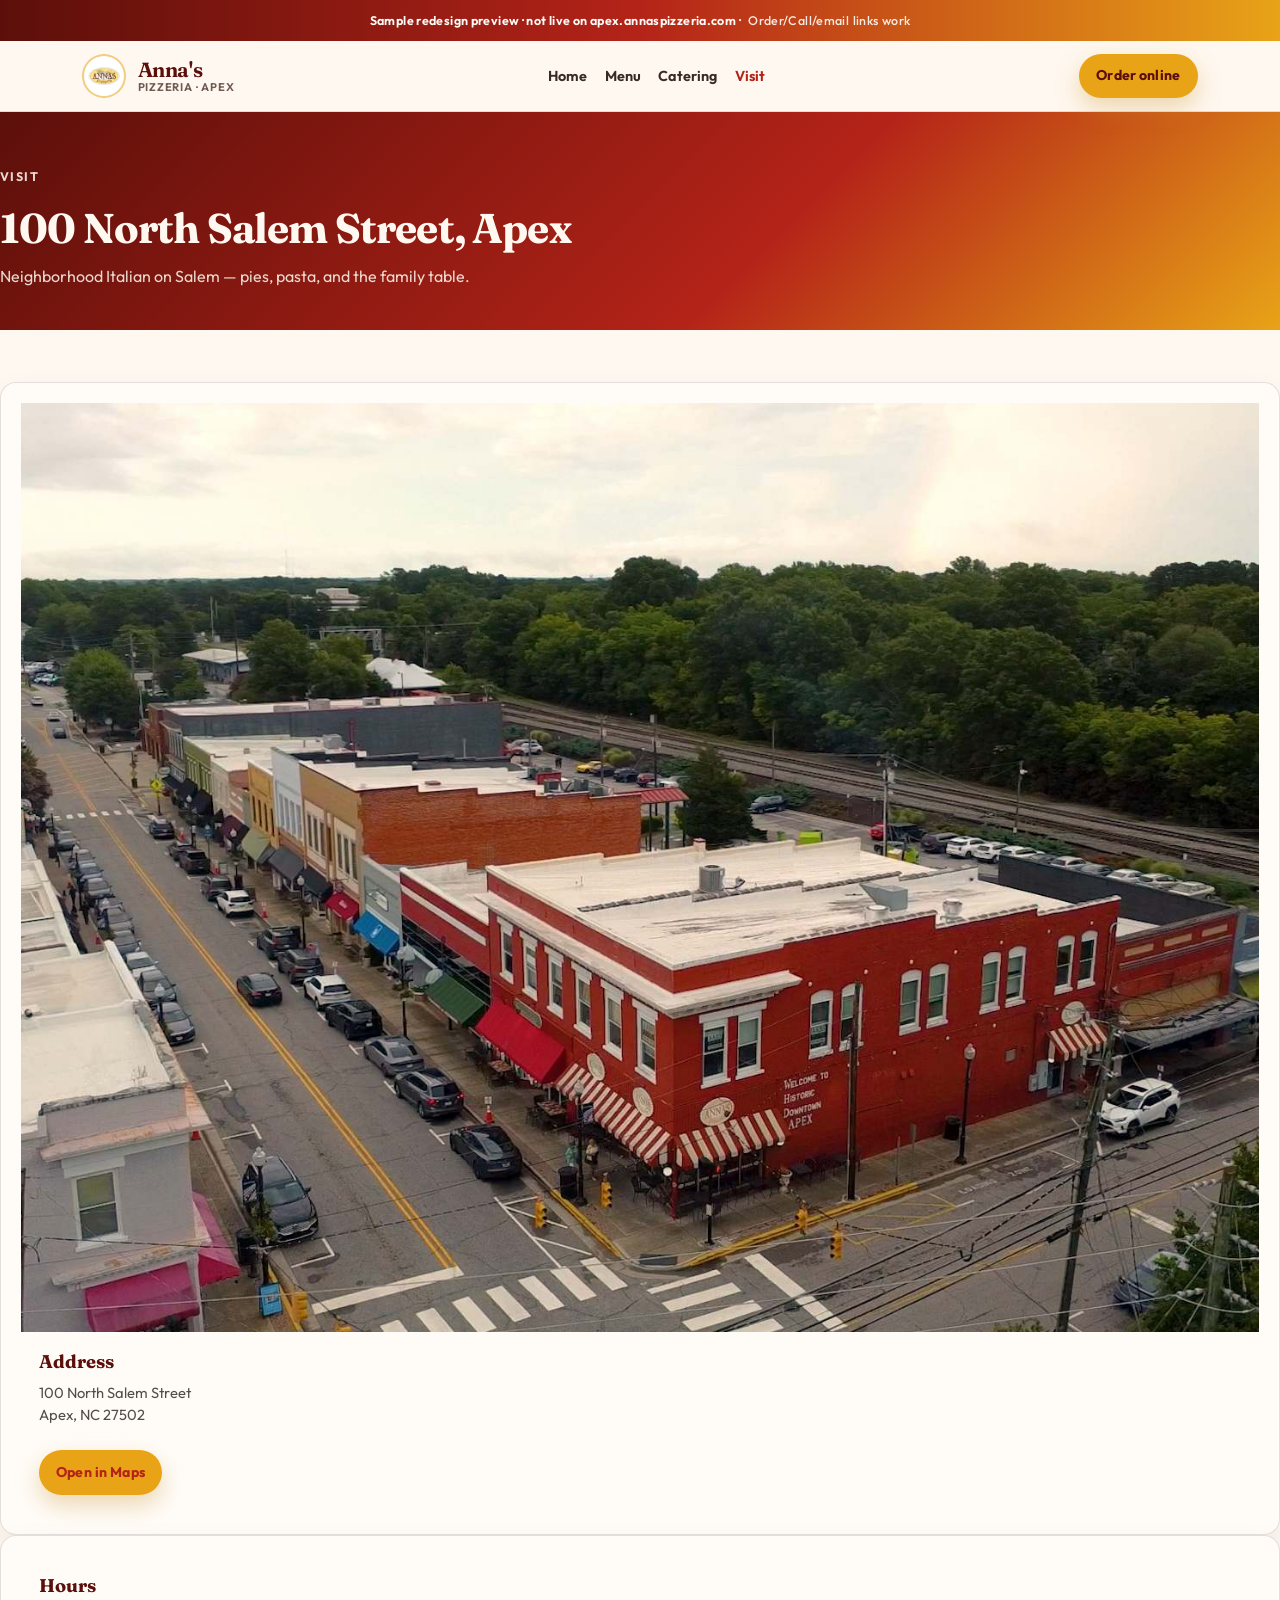
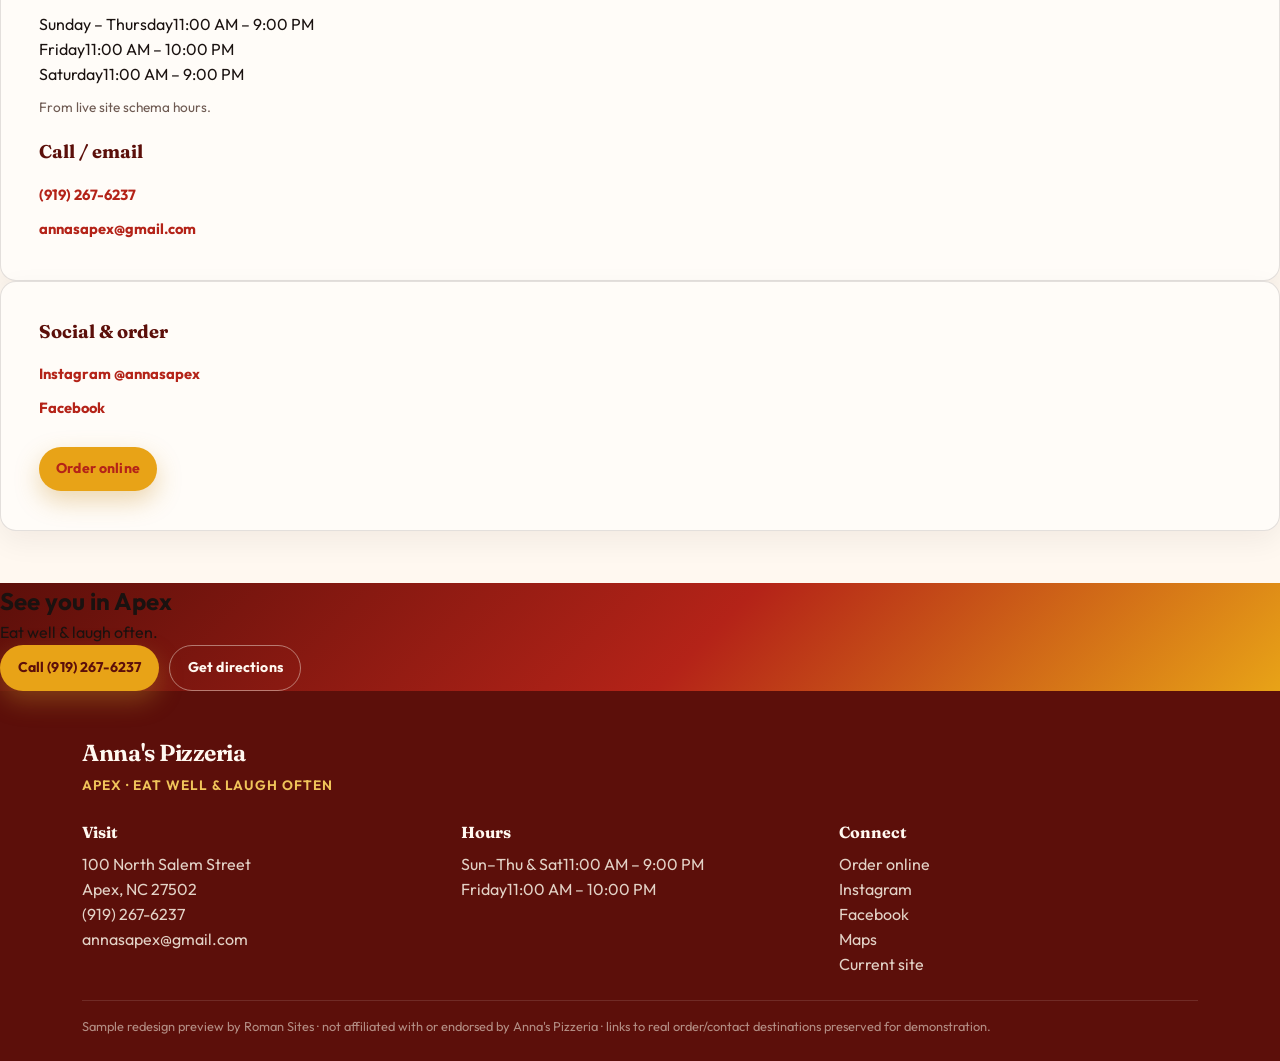
<file: visit.html>
<!DOCTYPE html>
<html lang="en">
<head>
<meta charset="utf-8"/>
<meta name="viewport" content="width=device-width, initial-scale=1"/>
<title>Visit | Anna's Pizzeria Apex Preview</title>
<meta name="description" content="Hours and directions for Anna's Pizzeria at 100 North Salem Street, Apex, NC."/>
<link rel="preconnect" href="https://fonts.googleapis.com"/><link rel="preconnect" href="https://fonts.gstatic.com" crossorigin/><link href="https://fonts.googleapis.com/css2?family=Fraunces:opsz,wght@9..144,500;9..144,650;9..144,700&family=Outfit:wght@400;500;600;700;800&display=swap" rel="stylesheet"/>
<link rel="stylesheet" href="assets/styles.css"/>
<link rel="icon" href="assets/logo.png"/>
</head>
<body>
<div class="preview-banner" role="status">Sample redesign preview · not live on apex.annaspizzeria.com · <span>Order/Call/email links work</span></div>
<header class="site-header">
  <div class="nav-inner">
    <a class="brand" href="index.html"><img class="brand-mark" src="assets/logo.png" alt="Anna's Pizzeria logo" width="44" height="44"/><span class="brand-text"><span class="brand-name">Anna's</span><span class="brand-tag">Pizzeria · Apex</span></span></a>
    <nav class="nav-links" aria-label="Primary"><a href="index.html">Home</a><a href="menu.html">Menu</a><a href="catering.html">Catering</a><a href="visit.html" aria-current="page">Visit</a></nav>
    <div class="nav-ctas"><a class="btn btn-primary" href="https://order.spoton.com/so-annas-pizzeria-14581/apex-nc/64a34858f7809b1dde06ac77" target="_blank" rel="noopener">Order online</a><button class="nav-toggle" type="button" data-nav-toggle aria-expanded="false" aria-controls="mobile-nav" aria-label="Open menu"><span></span></button></div>
  </div>
  <div class="mobile-panel" id="mobile-nav" data-mobile-panel>
    <a href="index.html">Home</a><a href="menu.html">Menu</a><a href="catering.html">Catering</a><a href="visit.html">Visit</a>
    <a class="btn btn-primary" href="https://order.spoton.com/so-annas-pizzeria-14581/apex-nc/64a34858f7809b1dde06ac77" target="_blank" rel="noopener">Order online</a>
    <a href="tel:+19192676237">Call (919) 267-6237</a>
    <a href="mailto:annasapex@gmail.com">Email</a>
  </div>
</header>
<main>

<section class="page-hero section"><div class="wrap">
  <p class="eyebrow">Visit</p>
  <h1>100 North Salem Street, Apex</h1>
  <p>Neighborhood Italian on Salem — pies, pasta, and the family table.</p>
</div></section>
<section class="section"><div class="wrap">
  <div class="feature-cards">
    <article class="feature-card"><div class="card-media"><img src="assets/hero.jpg" alt="Anna's Apex" width="1200" height="800"/></div><div class="card-body">
      <h3>Address</h3>
      <p>100 North Salem Street<br/>Apex, NC 27502</p>
      <p style="margin-top:.75rem"><a class="btn btn-primary" href="https://www.google.com/maps/dir/?api=1&destination=Anna%27s%20Pizzeria&destination_place_id=ChIJy-s_4bqSrIkRGD42_vd-lQg" target="_blank" rel="noopener">Open in Maps</a></p>
    </div></article>
    <article class="feature-card"><div class="card-body">
      <h3>Hours</h3>
      <ul class="hours-list" style="margin-top:.75rem">
        <li><span>Sunday – Thursday</span><span>11:00 AM – 9:00 PM</span></li>
        <li><span>Friday</span><span>11:00 AM – 10:00 PM</span></li>
        <li><span>Saturday</span><span>11:00 AM – 9:00 PM</span></li>
      </ul>
      <p style="margin-top:.65rem;font-size:.85rem;color:var(--muted)">From live site schema hours.</p>
      <h3 style="margin-top:1.25rem">Call / email</h3>
      <p><a href="tel:+19192676237">(919) 267-6237</a><br/><a href="mailto:annasapex@gmail.com">annasapex@gmail.com</a></p>
    </div></article>
    <article class="feature-card"><div class="card-body">
      <h3>Social &amp; order</h3>
      <p><a href="https://www.instagram.com/annasapex" target="_blank" rel="noopener">Instagram @annasapex</a><br/><a href="https://www.facebook.com/514294278598650" target="_blank" rel="noopener">Facebook</a></p>
      <div class="hero-actions" style="margin-top:1rem">
        <a class="btn btn-primary" href="https://order.spoton.com/so-annas-pizzeria-14581/apex-nc/64a34858f7809b1dde06ac77" target="_blank" rel="noopener">Order online</a>
      </div>
    </div></article>
  </div>
</div></section>
<section class="cta-band"><div class="wrap">
  <h2>See you in Apex</h2>
  <p>Eat well &amp; laugh often.</p>
  <div class="hero-actions">
    <a class="btn btn-primary" href="tel:+19192676237">Call (919) 267-6237</a>
    <a class="btn btn-ghost" href="https://www.google.com/maps/dir/?api=1&destination=Anna%27s%20Pizzeria&destination_place_id=ChIJy-s_4bqSrIkRGD42_vd-lQg" target="_blank" rel="noopener" style="border-color:rgba(250,244,232,.45);color:var(--cream)">Get directions</a>
  </div>
</div></section>

</main>
<footer class="site-footer">
  <div class="footer-inner">
    <div class="footer-brand"><div class="brand-name">Anna's Pizzeria</div><div class="brand-tag">Apex · Eat Well &amp; Laugh Often</div></div>
    <div class="footer-grid">
      <div><h4>Visit</h4><p>100 North Salem Street<br/>Apex, NC 27502</p><p><a href="tel:+19192676237">(919) 267-6237</a><br/><a href="mailto:annasapex@gmail.com">annasapex@gmail.com</a></p></div>
      <div><h4>Hours</h4><ul class="hours-list"><li><span>Sun–Thu &amp; Sat</span><span>11:00 AM – 9:00 PM</span></li><li><span>Friday</span><span>11:00 AM – 10:00 PM</span></li></ul></div>
      <div><h4>Connect</h4><p><a href="https://order.spoton.com/so-annas-pizzeria-14581/apex-nc/64a34858f7809b1dde06ac77" target="_blank" rel="noopener">Order online</a><br/><a href="https://www.instagram.com/annasapex" target="_blank" rel="noopener">Instagram</a><br/><a href="https://www.facebook.com/514294278598650" target="_blank" rel="noopener">Facebook</a><br/><a href="https://www.google.com/maps/dir/?api=1&destination=Anna%27s%20Pizzeria&destination_place_id=ChIJy-s_4bqSrIkRGD42_vd-lQg" target="_blank" rel="noopener">Maps</a><br/><a href="https://apex.annaspizzeria.com/" target="_blank" rel="noopener">Current site</a></p></div>
    </div>
    <p class="footer-note">Sample redesign preview by Roman Sites · not affiliated with or endorsed by Anna's Pizzeria · links to real order/contact destinations preserved for demonstration.</p>
  </div>
</footer>
<script src="assets/site.js"></script>
</body>
</html>
</file>
<file: assets/styles.css>
/* theme overrides */
:root {
  --ink: #1a1410;
  --plum: #3d1f14;
  --plum-deep: #1a0e0a;
  --wine: #c45c26;
  --gold: #e07a2f;
  --gold-hot: #f0a05a;
  --espresso: #1a0e0a;
  --wood: #3d1f14;
  --gold-deep: #e07a2f;
  --fried: #c45c26;
  --collard: #3d1f14;
  --collard-deep: #1a0e0a;
  --amber: #f0a05a;
}
.preview-banner {
  background: linear-gradient(90deg, #1a0e0a, #3d1f14 50%, #c45c26) !important;
}

/* The Chicken Hut — Durham soul-food landmark preview (unique) */
:root {
  --gold: #c9922a;
  --gold-deep: #9a6b14;
  --amber: #e8b84a;
  --fried: #d4781f;
  --espresso: #1c120c;
  --wood: #3a2418;
  --bark: #5c3a24;
  --cream: #faf4e8;
  --biscuit: #f0e2c8;
  --gravy: #e6d5b5;
  --ink: #1a110c;
  --ink-soft: #3d2a1c;
  --muted: #6e5644;
  --collard: #2f4a32;
  --collard-deep: #1c3320;
  --white: #fffdf8;
  --border: rgba(28, 18, 12, 0.12);
  --banner-h: 2.55rem;
  --nav-h: 4.4rem;
  --max: 72rem;
  --radius: 16px;
  --font-display: "Fraunces", "Iowan Old Style", Georgia, serif;
  --font-body: "Outfit", "Avenir Next", "Segoe UI", system-ui, sans-serif;
  --ease: cubic-bezier(0.22, 1, 0.36, 1);
  --shadow: 0 20px 55px rgba(28, 18, 12, 0.18);
}

*, *::before, *::after { box-sizing: border-box; margin: 0; padding: 0; }
html { scroll-behavior: smooth; }
body {
  font-family: var(--font-body);
  color: var(--ink);
  background: var(--cream);
  line-height: 1.55;
  -webkit-font-smoothing: antialiased;
}
img { max-width: 100%; display: block; }
a { color: inherit; text-decoration: none; }
ul { list-style: none; }
button { font: inherit; border: 0; background: none; cursor: pointer; color: inherit; }

.preview-banner {
  position: sticky; top: 0; z-index: 1000;
  min-height: var(--banner-h);
  display: flex; align-items: center; justify-content: center; gap: .45rem; flex-wrap: wrap;
  padding: .55rem 1rem;
  background: linear-gradient(90deg, var(--espresso), var(--wood) 45%, var(--gold-deep));
  color: var(--white);
  font-size: .78rem; font-weight: 650; letter-spacing: .03em; text-align: center;
}
.preview-banner span { opacity: .9; font-weight: 500; }

.site-header {
  position: sticky; top: var(--banner-h); z-index: 900;
  background: rgba(250, 244, 232, 0.93);
  backdrop-filter: blur(14px); -webkit-backdrop-filter: blur(14px);
  border-bottom: 1px solid var(--border);
}
.nav-inner {
  max-width: var(--max); margin: 0 auto; height: var(--nav-h);
  padding: 0 1.15rem; display: flex; align-items: center; justify-content: space-between; gap: 1rem;
}
.brand { display: flex; align-items: center; gap: .7rem; min-width: 0; }
.brand-mark {
  width: 44px; height: 44px; border-radius: 50%;
  object-fit: cover; border: 2px solid rgba(201,146,42,.45); background: var(--biscuit);
}
.brand-text { display: flex; flex-direction: column; line-height: 1.1; }
.brand-name { font-family: var(--font-display); font-size: 1.28rem; color: var(--espresso); letter-spacing: -.02em; font-weight: 650; }
.brand-tag { font-size: .7rem; color: var(--muted); font-weight: 650; letter-spacing: .07em; text-transform: uppercase; }
.nav-links { display: none; gap: 1.1rem; align-items: center; font-size: .9rem; font-weight: 650; }
.nav-links a { color: var(--ink-soft); }
.nav-links a:hover, .nav-links a[aria-current="page"] { color: var(--gold-deep); }
.nav-ctas { display: flex; align-items: center; gap: .5rem; }
.nav-toggle {
  width: 42px; height: 42px; display: inline-flex; align-items: center; justify-content: center;
  border-radius: 11px; border: 1px solid var(--border); background: var(--white);
}
.nav-toggle span, .nav-toggle span::before, .nav-toggle span::after {
  display: block; width: 18px; height: 2px; background: var(--ink); position: relative; border-radius: 2px;
}
.nav-toggle span::before, .nav-toggle span::after { content: ""; position: absolute; left: 0; }
.nav-toggle span::before { top: -6px; }
.nav-toggle span::after { top: 6px; }
.mobile-panel {
  display: none; flex-direction: column; gap: .35rem; padding: .5rem 1.15rem 1.15rem;
  border-top: 1px solid var(--border); background: var(--cream);
}
.mobile-panel.open { display: flex; }
.mobile-panel a {
  padding: .75rem .85rem; border-radius: 10px; font-weight: 650; color: var(--ink-soft);
}
.mobile-panel a:hover { background: var(--biscuit); color: var(--gold-deep); }
.mobile-ctas { display: grid; grid-template-columns: 1fr 1fr; gap: .55rem; margin-top: .4rem; }

.btn {
  display: inline-flex; align-items: center; justify-content: center; gap: .4rem;
  padding: .7rem 1.1rem; border-radius: 999px; font-weight: 700; font-size: .88rem;
  letter-spacing: .01em; transition: transform .2s var(--ease), box-shadow .2s var(--ease), background .2s;
  white-space: nowrap;
}
.btn:hover { transform: translateY(-1px); }
.btn-primary { background: var(--gold); color: var(--espresso); box-shadow: 0 10px 24px rgba(201,146,42,.35); }
.btn-primary:hover { background: var(--amber); }
.btn-secondary { background: var(--collard); color: var(--white); }
.btn-secondary:hover { background: var(--collard-deep); }
.btn-ghost {
  background: transparent; color: var(--ink); border: 1.5px solid rgba(28,18,12,.22);
}
.btn-ghost:hover { border-color: var(--gold-deep); color: var(--gold-deep); }
.btn-lg { padding: .92rem 1.4rem; font-size: .95rem; }
.btn-on-dark.btn-ghost { color: var(--cream); border-color: rgba(250,244,232,.42); }
.btn-on-dark.btn-ghost:hover { background: rgba(255,255,255,.08); border-color: var(--cream); }

.hero {
  position: relative; min-height: min(86vh, 780px);
  display: grid; align-items: end; color: var(--cream); overflow: hidden;
}
.hero-media { position: absolute; inset: 0; }
.hero-media img { width: 100%; height: 100%; object-fit: cover; object-position: center 30%; }
.hero-shade {
  position: absolute; inset: 0;
  background:
    linear-gradient(180deg, rgba(28,18,12,.25) 0%, rgba(28,18,12,.15) 35%, rgba(28,18,12,.88) 100%),
    radial-gradient(ellipse at 20% 20%, rgba(201,146,42,.28), transparent 50%);
}
.hero-content {
  position: relative; z-index: 2; max-width: var(--max); margin: 0 auto; width: 100%;
  padding: 3.5rem 1.15rem 2.75rem;
}
.eyebrow {
  display: inline-flex; align-items: center; gap: .5rem;
  font-size: .78rem; font-weight: 700; letter-spacing: .12em; text-transform: uppercase;
  color: var(--amber); margin-bottom: .85rem;
}
.hero h1 {
  font-family: var(--font-display); font-weight: 650; font-size: clamp(2.2rem, 5.5vw, 3.7rem);
  line-height: 1.05; letter-spacing: -.03em; max-width: 14ch; margin-bottom: 1rem;
}
.hero-lead { font-size: 1.08rem; max-width: 38rem; color: rgba(250,244,232,.9); margin-bottom: 1.4rem; }
.hero-actions { display: flex; flex-wrap: wrap; gap: .65rem; }

.hours-strip {
  background: var(--espresso); color: var(--cream); border-bottom: 3px solid var(--gold);
}
.hours-strip-inner {
  max-width: var(--max); margin: 0 auto; padding: 1.15rem 1.15rem;
  display: grid; gap: 1rem;
}
.hours-label {
  font-size: .72rem; font-weight: 700; letter-spacing: .14em; text-transform: uppercase; color: var(--amber);
}
.hours-grid { display: grid; gap: .35rem .9rem; grid-template-columns: repeat(auto-fit, minmax(140px, 1fr)); }
.hours-grid strong { display: block; font-size: .78rem; color: var(--amber); font-weight: 700; letter-spacing: .04em; }
.hours-note { margin-top: .55rem; font-size: .9rem; color: rgba(250,244,232,.78); }
.hours-note a { color: var(--amber); text-decoration: underline; text-underline-offset: 2px; }

.section { padding: 3.25rem 0; }
.section-alt { background: linear-gradient(180deg, var(--biscuit), var(--cream)); }
.section-dark { background: var(--wood); color: var(--cream); }
.section-inner { max-width: var(--max); margin: 0 auto; padding: 0 1.15rem; }
.section-kicker {
  font-size: .75rem; font-weight: 750; letter-spacing: .14em; text-transform: uppercase;
  color: var(--gold-deep); margin-bottom: .55rem;
}
.section-dark .section-kicker { color: var(--amber); }
.section h2 {
  font-family: var(--font-display); font-size: clamp(1.7rem, 3.4vw, 2.45rem);
  line-height: 1.12; letter-spacing: -.02em; max-width: 18ch; margin-bottom: .75rem;
}
.section-lead { max-width: 40rem; color: var(--muted); font-size: 1.05rem; margin-bottom: 1.5rem; }
.section-dark .section-lead { color: rgba(250,244,232,.78); }

.photo-mosaic-grid {
  display: grid; gap: .75rem;
  grid-template-columns: repeat(2, 1fr);
}
@media (min-width: 720px) {
  .photo-mosaic-grid { grid-template-columns: repeat(4, 1fr); grid-template-rows: 180px 180px; }
  .photo-mosaic-grid .tile:nth-child(1) { grid-column: span 2; grid-row: span 2; }
}
.tile {
  position: relative; border-radius: var(--radius); overflow: hidden; min-height: 150px;
  box-shadow: var(--shadow);
}
.tile img { width: 100%; height: 100%; object-fit: cover; position: absolute; inset: 0; }
.tile-caption {
  position: absolute; left: .75rem; bottom: .75rem; z-index: 2;
  background: rgba(28,18,12,.72); color: var(--cream);
  padding: .35rem .65rem; border-radius: 999px; font-size: .75rem; font-weight: 700;
}

.feature-grid {
  display: grid; gap: 1rem; grid-template-columns: repeat(auto-fit, minmax(220px, 1fr));
}
.feature-card {
  background: var(--white); border: 1px solid var(--border); border-radius: var(--radius);
  padding: 1.25rem; box-shadow: 0 10px 30px rgba(28,18,12,.06);
}
.feature-card h3 {
  font-family: var(--font-display); font-size: 1.25rem; margin-bottom: .4rem; color: var(--espresso);
}
.feature-card p { color: var(--muted); font-size: .95rem; }
.feature-card a { color: var(--gold-deep); font-weight: 700; display: inline-block; margin-top: .7rem; }

.split {
  display: grid; gap: 1.5rem; align-items: center;
}
@media (min-width: 860px) {
  .split { grid-template-columns: 1.05fr .95fr; gap: 2.25rem; }
  .split.reverse { direction: rtl; }
  .split.reverse > * { direction: ltr; }
}
.split-media { border-radius: calc(var(--radius) + 4px); overflow: hidden; box-shadow: var(--shadow); min-height: 280px; }
.split-media img { width: 100%; height: 100%; object-fit: cover; min-height: 280px; }

.quote-band {
  background: var(--biscuit); border-top: 1px solid var(--border); border-bottom: 1px solid var(--border);
  padding: 2.5rem 0;
}
.quote-grid { display: grid; gap: 1rem; grid-template-columns: repeat(auto-fit, minmax(240px, 1fr)); }
.quote-card {
  background: var(--white); border-radius: var(--radius); padding: 1.25rem 1.3rem;
  border: 1px solid var(--border);
}
.quote-card p { font-size: .98rem; color: var(--ink-soft); margin-bottom: .75rem; }
.quote-card cite { font-style: normal; font-size: .8rem; font-weight: 700; color: var(--gold-deep); }

.page-hero {
  background:
    linear-gradient(135deg, rgba(28,18,12,.92), rgba(92,58,36,.85)),
    url("hero-plate.jpg") center/cover;
  color: var(--cream); padding: 3.2rem 0 2.6rem;
}
.page-hero-inner { max-width: var(--max); margin: 0 auto; padding: 0 1.15rem; }
.page-hero h1 {
  font-family: var(--font-display); font-size: clamp(1.9rem, 4vw, 2.8rem);
  line-height: 1.1; letter-spacing: -.02em; margin-bottom: .55rem;
}
.page-hero p { max-width: 38rem; color: rgba(250,244,232,.85); }
.page-hero a { color: var(--amber); text-decoration: underline; text-underline-offset: 2px; }

.menu-tabs {
  display: flex; flex-wrap: wrap; gap: .45rem; margin-bottom: 1.4rem;
}
.menu-tab {
  padding: .55rem 1rem; border-radius: 999px; font-weight: 700; font-size: .85rem;
  background: var(--white); border: 1px solid var(--border); color: var(--ink-soft);
}
.menu-tab[aria-selected="true"] {
  background: var(--espresso); color: var(--cream); border-color: var(--espresso);
}
.menu-section { margin-bottom: 1.6rem; }
.menu-section h3 {
  font-family: var(--font-display); font-size: 1.35rem; margin-bottom: .75rem;
  padding-bottom: .45rem; border-bottom: 2px solid var(--gold);
}
.menu-list { display: grid; gap: .65rem; }
.menu-item {
  display: grid; gap: .15rem; padding: .85rem 1rem; background: var(--white);
  border-radius: 12px; border: 1px solid var(--border);
}
.menu-item h4 { font-size: 1rem; font-weight: 700; color: var(--espresso); }
.menu-item p { font-size: .88rem; color: var(--muted); }
.menu-note {
  margin-top: 1rem; padding: 1rem 1.1rem; border-radius: 12px;
  background: rgba(201,146,42,.12); border: 1px solid rgba(201,146,42,.28);
  font-size: .92rem; color: var(--ink-soft);
}
.menu-note a { color: var(--gold-deep); font-weight: 700; text-decoration: underline; text-underline-offset: 2px; }

.day-grid {
  display: grid; gap: .85rem; grid-template-columns: repeat(auto-fit, minmax(240px, 1fr));
}
.day-card {
  background: var(--white); border: 1px solid var(--border); border-radius: var(--radius);
  overflow: hidden;
}
.day-card header {
  background: var(--espresso); color: var(--cream); padding: .75rem 1rem;
  font-family: var(--font-display); font-size: 1.15rem;
}
.day-card ul { padding: .85rem 1rem 1.05rem; }
.day-card li {
  padding: .35rem 0; border-bottom: 1px dashed rgba(28,18,12,.1); font-size: .92rem; color: var(--ink-soft);
}
.day-card li:last-child { border-bottom: 0; }
.day-card .famous {
  color: var(--gold-deep); font-weight: 700; font-size: .82rem; letter-spacing: .02em;
}

.cater-grid {
  display: grid; gap: .75rem; grid-template-columns: repeat(auto-fit, minmax(180px, 1fr));
}
.cater-chip {
  background: var(--white); border: 1px solid var(--border); border-radius: 12px;
  padding: .85rem 1rem; font-weight: 650; color: var(--ink-soft); text-align: center;
}

.info-cards {
  display: grid; gap: 1rem; grid-template-columns: repeat(auto-fit, minmax(220px, 1fr));
}
.info-card {
  background: var(--white); border: 1px solid var(--border); border-radius: var(--radius);
  padding: 1.25rem; display: grid; gap: .45rem;
}
.info-card h3 { font-family: var(--font-display); font-size: 1.2rem; color: var(--espresso); }
.info-card a { color: var(--gold-deep); font-weight: 700; }
.map-embed {
  border-radius: var(--radius); overflow: hidden; border: 1px solid var(--border);
  box-shadow: var(--shadow); aspect-ratio: 16/9; background: var(--biscuit);
}
.map-embed iframe { width: 100%; height: 100%; border: 0; }

.story-timeline { display: grid; gap: 1rem; }
.story-step {
  display: grid; gap: .35rem; padding: 1.1rem 1.2rem; background: var(--white);
  border-left: 4px solid var(--gold); border-radius: 0 12px 12px 0; border: 1px solid var(--border); border-left-width: 4px;
}
.story-step strong { color: var(--gold-deep); font-size: .8rem; letter-spacing: .08em; text-transform: uppercase; }

.site-footer {
  background: var(--espresso); color: rgba(250,244,232,.85); padding: 2.75rem 0 1.5rem;
}
.footer-inner { max-width: var(--max); margin: 0 auto; padding: 0 1.15rem; }
.footer-brand { margin-bottom: 1.5rem; }
.footer-brand .brand-name { font-family: var(--font-display); font-size: 1.45rem; color: var(--cream); }
.footer-brand .brand-tag { color: var(--amber); font-size: .85rem; margin-top: .25rem; }
.footer-cols {
  display: grid; gap: 1.25rem; grid-template-columns: repeat(auto-fit, minmax(180px, 1fr));
  margin-bottom: 1.75rem;
}
.footer-cols h4 {
  font-size: .75rem; letter-spacing: .12em; text-transform: uppercase; color: var(--amber); margin-bottom: .55rem;
}
.footer-cols a, .footer-cols p { display: block; margin-bottom: .35rem; font-size: .92rem; }
.footer-cols a:hover { color: var(--amber); }
.footer-bottom {
  border-top: 1px solid rgba(250,244,232,.12); padding-top: 1rem;
  font-size: .8rem; color: rgba(250,244,232,.55);
}

@media (min-width: 880px) {
  .nav-links { display: flex; }
  .nav-toggle { display: none; }
  .hours-strip-inner { grid-template-columns: auto 1fr; align-items: center; }
}


.footer-grid { display: grid; gap: 1.25rem; grid-template-columns: repeat(auto-fit, minmax(200px, 1fr)); margin-bottom: 1.5rem; }
.footer-grid h3, .footer-grid h4 { font-family: var(--font-display); color: var(--cream); margin-bottom: .45rem; }
.footer-grid a:hover { color: var(--amber); }
.footer-note { font-size: .8rem; color: rgba(250,244,232,.55); border-top: 1px solid rgba(250,244,232,.12); padding-top: 1rem; }
.gallery-grid { display: grid; gap: .75rem; grid-template-columns: repeat(2, 1fr); }
@media (min-width: 760px) { .gallery-grid { grid-template-columns: repeat(3, 1fr); } }
.gallery-grid .card-media { aspect-ratio: 4/3; }
.gallery-grid .card-media img { width: 100%; height: 100%; object-fit: cover; }

/* layout patches for quality bar */
.kicker { font-size: .75rem; letter-spacing: .14em; text-transform: uppercase; font-weight: 700; color: var(--gold-deep); margin-bottom: .55rem; }
.lede { font-size: 1.05rem; line-height: 1.55; color: rgba(26,20,16,.78); max-width: 40rem; }
.section-head { margin-bottom: 1.5rem; }
.grid-3 { display: grid; gap: 1rem; grid-template-columns: 1fr; }
@media (min-width: 720px) { .grid-3 { grid-template-columns: repeat(3, 1fr); } }
.card { background: var(--white); border: 1px solid var(--border); border-radius: var(--radius); overflow: hidden; box-shadow: 0 10px 30px rgba(28,18,12,.06); }
.card-media { aspect-ratio: 4/3; overflow: hidden; background: var(--biscuit); }
.card-media img { width: 100%; height: 100%; object-fit: cover; display: block; }
.card-body { padding: 1rem 1.1rem 1.2rem; }
.card-body h3 { font-family: var(--font-display); font-size: 1.15rem; margin-bottom: .35rem; color: var(--espresso); }
.card-body p { font-size: .92rem; color: rgba(26,20,16,.75); }
.pill-row { display: flex; flex-wrap: wrap; gap: .65rem; margin-top: 1.1rem; }
.btn-lg { padding: .92rem 1.4rem; font-size: .95rem; }
.hero-lead { font-size: 1.08rem; max-width: 38rem; color: rgba(250,244,232,.9); margin-bottom: 1.4rem; }
.hero-actions { display: flex; flex-wrap: wrap; gap: .65rem; }
.page-hero-inner { max-width: var(--max); margin: 0 auto; padding: 2.5rem 1.15rem; }
.page-hero .kicker { color: var(--amber); }
.page-hero h1 { font-family: var(--font-display); color: var(--cream); font-size: clamp(1.8rem, 4vw, 2.6rem); margin: .35rem 0 0.75rem; }
.page-hero .lede { color: rgba(250,244,232,.85); }
.footer-grid { display: grid; gap: 1.25rem; grid-template-columns: repeat(auto-fit, minmax(200px, 1fr)); margin-bottom: 1.5rem; }
.footer-grid h3, .footer-grid h4 { font-family: var(--font-display); color: var(--cream); margin-bottom: .45rem; }
.footer-grid a:hover { color: var(--amber); }
.footer-note { font-size: .8rem; color: rgba(250,244,232,.55); border-top: 1px solid rgba(250,244,232,.12); padding-top: 1rem; }
.gallery-grid { display: grid; gap: .75rem; grid-template-columns: repeat(2, 1fr); }
@media (min-width: 760px) { .gallery-grid { grid-template-columns: repeat(3, 1fr); } }
.gallery-grid .card-media { aspect-ratio: 4/3; }


/* theme annas-apex — Italian red / cream */
:root {
  --ink: #1a1210; --ink-soft: #3a2a26; --muted: #6e5a52;
  --cream: #fff8f0; --biscuit: #f7ebe0; --gravy: #edd9c8; --white: #fffcf8;
  --border: rgba(26, 18, 16, 0.12);
  --espresso: #5c0f0a; --wood: #8b1a12; --bark: #b42318;
  --gold: #e8a317; --gold-deep: #b42318; --gold-hot: #f0c45a; --amber: #f0c45a;
  --fried: #e8a317; --collard: #2f4a32; --collard-deep: #1c3320;
}
.preview-banner { background: linear-gradient(90deg, #5c0f0a, #b42318 50%, #e8a317) !important; }
.hero { --hero-overlay: linear-gradient(105deg, rgba(92,15,10,.9) 0%, rgba(92,15,10,.5) 55%, rgba(92,15,10,.2) 100%); }
.site-header { background: rgba(255, 248, 240, 0.94); }
.cta-band { background: linear-gradient(135deg, #5c0f0a, #b42318 55%, #e8a317); }
.brand-mark { border-color: rgba(232,163,23,.55); background: #fff; object-fit: contain; }
.page-hero.section { background: linear-gradient(135deg, #5c0f0a, #b42318 60%, #e8a317); }
.page-hero .eyebrow { color: var(--amber); }
.page-hero .wrap { color: var(--cream); }
.page-hero .wrap p { color: rgba(250,244,232,.88); }
.gallery-grid { display: grid; gap: .85rem; grid-template-columns: repeat(auto-fit, minmax(160px, 1fr)); }
.gallery-grid .card-media { border-radius: var(--radius); overflow: hidden; aspect-ratio: 1; }
.gallery-grid .card-media img { width: 100%; height: 100%; object-fit: cover; }
</file>
